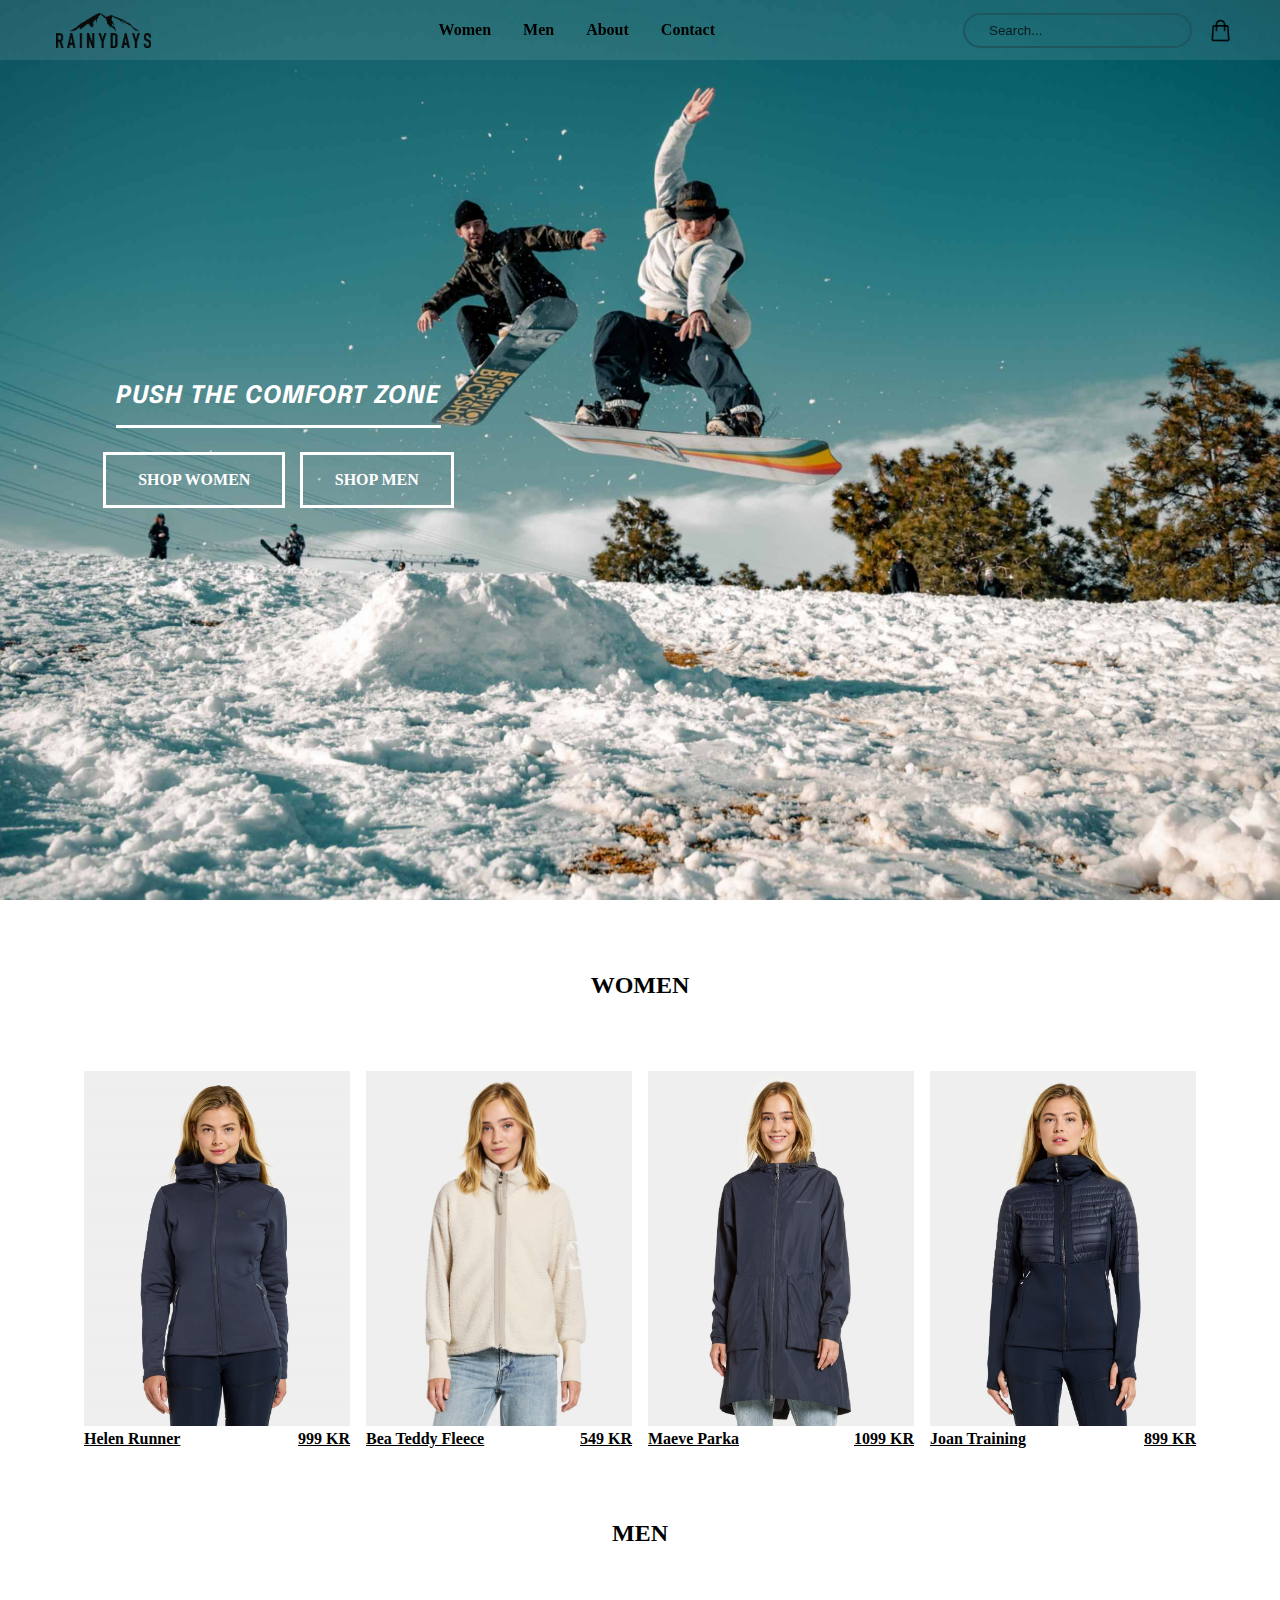
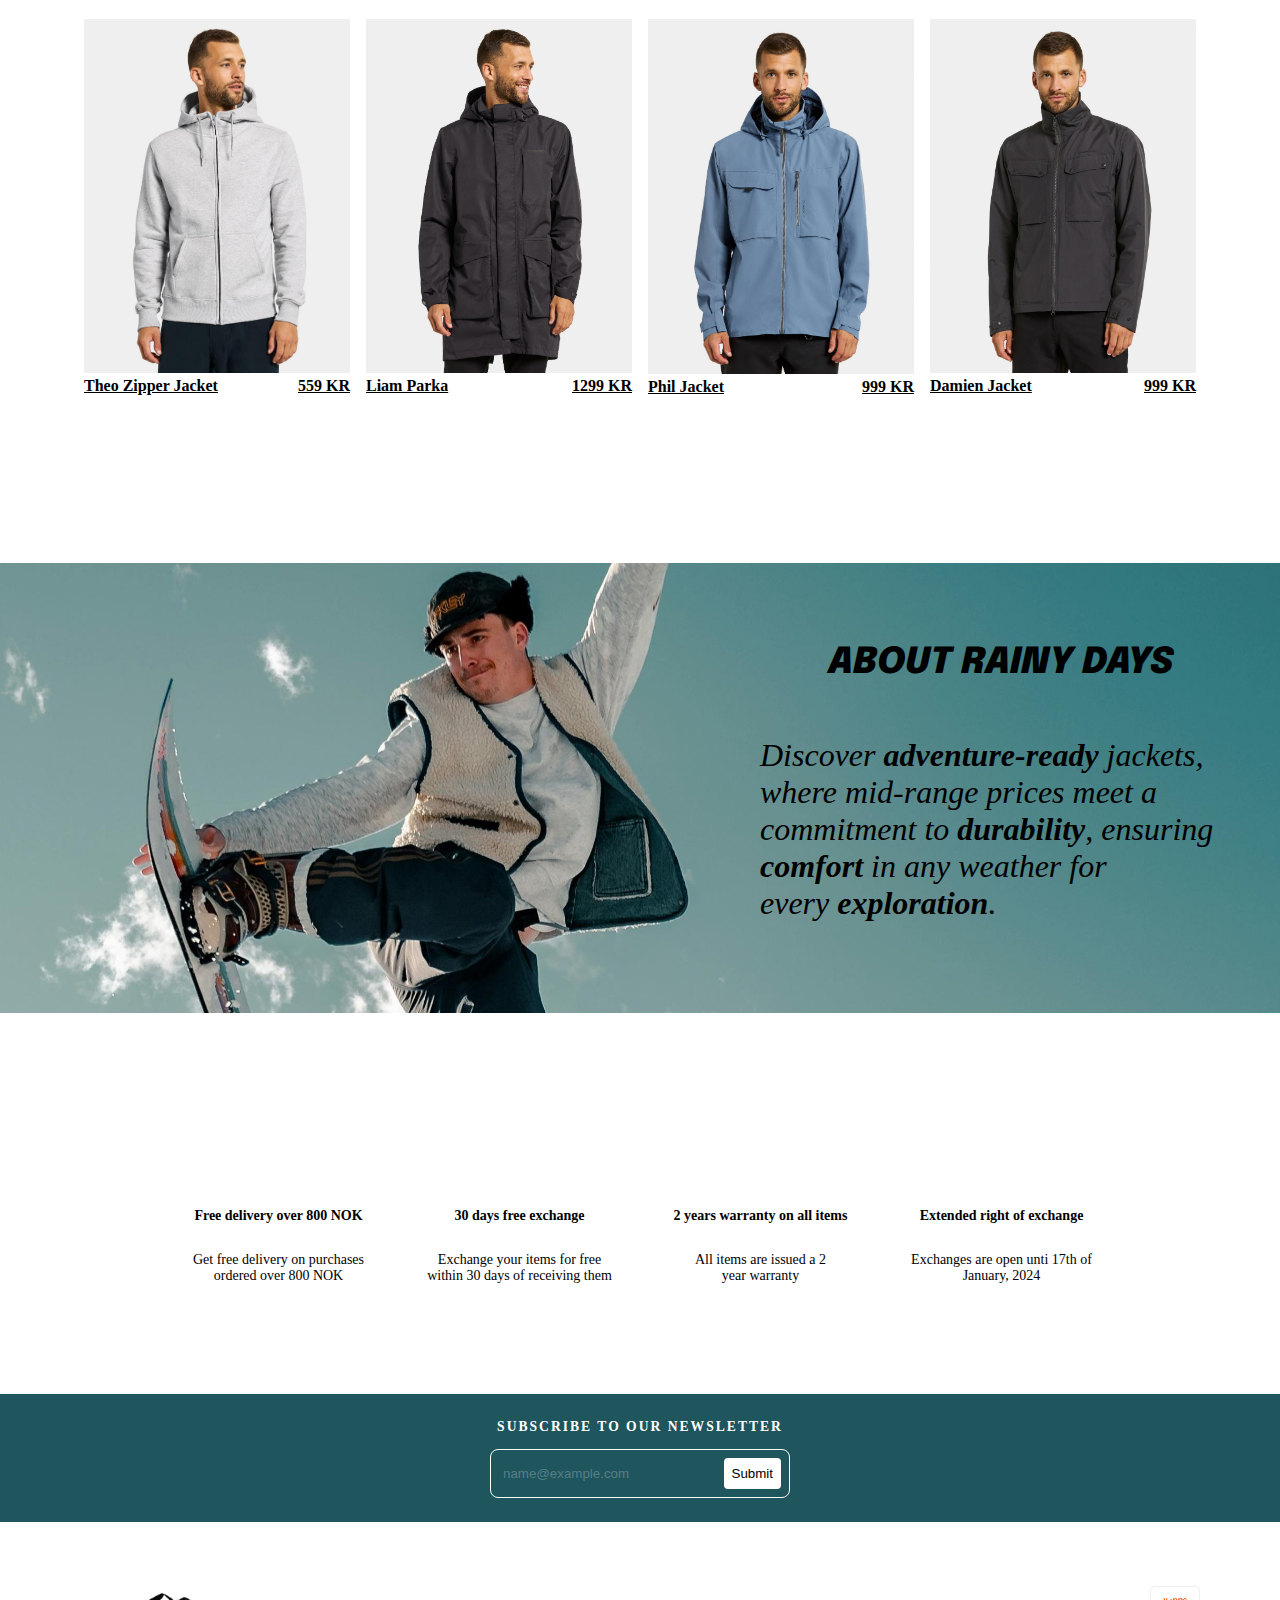
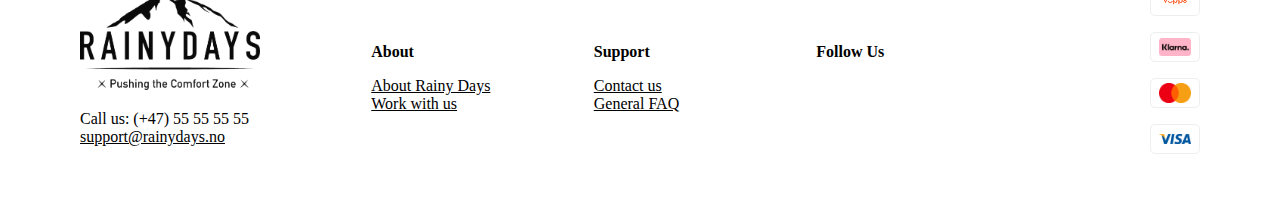
<file: index.html>
<!DOCTYPE html>
<html lang="en">
    <head>
        <meta charset="UTF-8" />
        <meta name="viewport" content="width=device-width, initial-scale=1.0" />
        <meta
            name="description"
            content="Rainy Days lets you discover adventure-ready jackets, where mid-range prices meet a commitment to durability, ensuring comfort in any weather for every exploration."
        />
        <title>Buy Quality Outdoor Apparel online | Rainy Days</title>
        <link
            rel="shortcut icon"
            href="./assets/images/favicon.ico"
            type="image/x-icon"
        />
        <link
            rel="icon"
            href="./assets/images//favicon.ico"
            type="image/x-icon"
        />
        <link rel="stylesheet" href="src/css/styles.css" />
        <link
            rel="stylesheet"
            href="https://cdnjs.cloudflare.com/ajax/libs/font-awesome/6.5.1/css/all.min.css"
            integrity="sha512-DTOQO9RWCH3ppGqcWaEA1BIZOC6xxalwEsw9c2QQeAIftl+Vegovlnee1c9QX4TctnWMn13TZye+giMm8e2LwA=="
            crossorigin="anonymous"
            referrerpolicy="no-referrer"
        />
    </head>
    <body>
        <header>
            <div class="navbar">
                <div class="logo">
                    <a href="./index.html">
                        <img
                            src="./assets/images/logo.png"
                            alt="company logo"
                        />
                    </a>
                </div>
                <nav class="navigation">
                    <ul class="navigation__links">
                        <li><a href="#women-container">Women</a></li>
                        <li><a href="#men-container">Men</a></li>
                        <li><a href="./pages/about/about.html">About</a></li>
                        <li>
                            <a href="./pages/contact/contact-us.html"
                                >Contact</a
                            >
                        </li>
                    </ul>
                </nav>
                <div class="navbar--right">
                    <div class="search">
                        <label for="searchbar">Searchbar</label>
                        <input
                            type="text"
                            id="searchbar"
                            name="searchbar"
                            placeholder="Search..."
                        />
                    </div>
                    <div class="cart">
                        <a href="./pages/checkout/checkout.html">
                            <img
                                src="./assets/images/shopping-bag.png"
                                alt="shopping cart icon"
                            />
                        </a>
                    </div>
                </div>
            </div>
        </header>
        <input type="checkbox" name="toggler" class="toggler" />
        <header class="mobile-navigation">
            <div class="mobile-logo">
                <a href="../../index.html">
                    <img
                        src="../../assets/images/logo.png"
                        alt="company logo"
                    />
                </a>
            </div>
            <nav class="menu-wrap">
                <div class="hamburger">
                    <div></div>
                </div>
                <div class="menu">
                    <div>
                        <div>
                            <ul class="navigation__links">
                                <li><a href="./index.html">Home</a></li>
                                <li><a href="#women-container">Women</a></li>
                                <li><a href="#men-container">Men</a></li>
                                <li>
                                    <a href="./pages/about/about.html">About</a>
                                </li>
                                <li>
                                    <a href="./pages/contact/contact-us.html"
                                        >Contact</a
                                    >
                                </li>
                                <li>
                                    <a href="pages/checkout/checkout.html"
                                        >Cart (0)</a
                                    >
                                </li>
                            </ul>
                        </div>
                    </div>
                </div>
            </nav>
        </header>

        <main>
            <section class="hero-container container" id="hero">
                <div class="hero-container__items container">
                    <h1>PUSH THE COMFORT ZONE</h1>
                    <span></span>
                    <div class="hero-container__buttons">
                        <a href="#women-container"> SHOP WOMEN </a>

                        <a href="#men-container"> SHOP MEN </a>
                    </div>
                </div>
            </section>
            <section class="products-container container">
                <div id="women-container" class="women-container container">
                    <h2>WOMEN</h2>
                    <div class="women-container__products">
                        <div class="women-container__products-product">
                            <a href="./pages/product-page/product.html">
                                <img
                                    src="./assets/images/women1.jpg"
                                    alt="woman showcasing a navy blue training jacket"
                                />
                                <div
                                    class="women-container__products-product__info"
                                >
                                    <div>Helen Runner</div>
                                    <div>999 KR</div>
                                </div>
                            </a>
                        </div>
                        <div class="women-container__products-product">
                            <a href="./pages/product-page/product.html">
                                <img
                                    src="./assets/images/women2.jpg"
                                    alt="woman showcasing a beige fleece jacket"
                                />
                                <div
                                    class="women-container__products-product__info"
                                >
                                    <div>Bea Teddy Fleece</div>
                                    <div>549 KR</div>
                                </div>
                            </a>
                        </div>
                        <div class="women-container__products-product">
                            <a href="./pages/product-page/product.html">
                                <img
                                    src="./assets/images/women3.jpg"
                                    alt="woman showcasing a dark blue parka jacket"
                                />
                                <div
                                    class="women-container__products-product__info"
                                >
                                    <div>Maeve Parka</div>
                                    <div>1099 KR</div>
                                </div>
                            </a>
                        </div>
                        <div class="women-container__products-product">
                            <a href="./pages/product-page/product.html">
                                <img
                                    src="./assets/images/women4.jpg"
                                    alt="woman showcasing a black and blue training jacket"
                                />
                                <div
                                    class="women-container__products-product__info"
                                >
                                    <div>Joan Training</div>
                                    <div>899 KR</div>
                                </div>
                            </a>
                        </div>
                    </div>
                </div>
                <div id="men-container" class="men-container container">
                    <h2>MEN</h2>
                    <div class="men-container__products">
                        <div class="men-container__products-product">
                            <a href="./pages/product-page/product.html">
                                <img
                                    src="./assets/images/men1.jpg"
                                    alt="man showcasing a grey zipper jacket"
                                />
                                <div
                                    class="men-container__products-product__info"
                                >
                                    <div>Theo Zipper Jacket</div>
                                    <div>559 KR</div>
                                </div>
                            </a>
                        </div>
                        <div class="men-container__products-product">
                            <a href="./pages/product-page/product.html">
                                <img
                                    src="./assets/images/men2.jpg"
                                    alt="man showcasing a black parka jacket"
                                />
                                <div
                                    class="men-container__products-product__info"
                                >
                                    <div>Liam Parka</div>
                                    <div>1299 KR</div>
                                </div>
                            </a>
                        </div>

                        <div class="men-container__products-product">
                            <a href="./pages/product-page/product.html">
                                <img
                                    src="./assets/images/men3.jpg"
                                    alt="man showcasing a blue rain jacket"
                                />
                                <div
                                    class="men-container__products-product__info"
                                >
                                    <div>Phil Jacket</div>
                                    <div>999 KR</div>
                                </div>
                            </a>
                        </div>
                        <div class="men-container__products-product">
                            <a href="./pages/product-page/product.html">
                                <img
                                    src="./assets/images/men4.jpg"
                                    alt="man showcasing a black rain jacket"
                                />
                                <div
                                    class="men-container__products-product__info"
                                >
                                    <div>Damien Jacket</div>
                                    <div>999 KR</div>
                                </div>
                            </a>
                        </div>
                    </div>
                </div>
            </section>
            <section class="about">
                <div class="about-container container">
                    <h1>About Rainy Days</h1>
                    <div class="about-container__bg container"></div>
                    <div class="about-container__text">
                        <p>
                            Discover <span>adventure-ready</span> jackets, where
                            mid-range prices meet a commitment to
                            <span>durability</span>, ensuring
                            <span>comfort</span> in any weather for every
                            <span>exploration</span>.
                        </p>
                    </div>
                </div>
                <div>
                    <div class="info-container container">
                        <div class="info-container__items">
                            <i class="fa-solid fa-truck-fast fa-3x"></i>
                            <p>Free delivery over 800 NOK</p>
                            <p>
                                Get free delivery on purchases ordered over 800
                                NOK
                            </p>
                        </div>
                        <div class="info-container__items">
                            <i class="fa-solid fa-arrows-rotate fa-3x"></i>
                            <p>30 days free exchange</p>
                            <p>
                                Exchange your items for free within 30 days of
                                receiving them
                            </p>
                        </div>
                        <div class="info-container__items">
                            <i class="fa-solid fa-2 fa-3x"></i>
                            <p>2 years warranty on all items</p>
                            <p>All items are issued a 2 year warranty</p>
                        </div>
                        <div class="info-container__items">
                            <i class="fa-solid fa-gift fa-3x"></i>
                            <p>Extended right of exchange</p>
                            <p>Exchanges are open unti 17th of January, 2024</p>
                        </div>
                    </div>
                </div>
            </section>
        </main>

        <footer class="footer-container">
            <div class="subscribe-container">
                <p>Subscribe to our newsletter</p>
                <div class="submit-container">
                    <label for="subscribe">Subscribe </label>
                    <input
                        type="search"
                        name="subscribe"
                        id="subscribe"
                        placeholder="name@example.com"
                    />

                    <button type="submit">Submit</button>
                </div>
            </div>
            <div class="footer-info-container">
                <div class="contact-info">
                    <img src="./assets/images/bigLogo.png" alt="company logo" />
                    <div>
                        <p>Call us: (+47) 55 55 55 55</p>
                        <a href="./index.html">support@rainydays.no</a>
                    </div>
                </div>
                <div class="links">
                    <div>
                        <p>About</p>
                        <a href="./pages/about/about.html">About Rainy Days</a>
                        <a href="./index.html">Work with us</a>
                    </div>
                    <div>
                        <p>Support</p>
                        <a href="./pages/contact/contact-us.html">Contact us</a>
                        <a href="./pages/contact/contact-us.html"
                            >General FAQ</a
                        >
                    </div>
                    <div class="social-media-container">
                        <p>Follow Us</p>
                        <div>
                            <a href="https://facebook.com"
                                ><i class="fa-brands fa-facebook fa-lg"></i
                            ></a>
                            <a href="https://instagram.com"
                                ><i class="fa-brands fa-instagram fa-xl"></i
                            ></a>
                            <a href="https://x.com"
                                ><i class="fa-brands fa-x-twitter fa-lg"></i
                            ></a>
                        </div>
                    </div>
                </div>
                <div class="payment">
                    <div>
                        <img
                            id="vipps"
                            src="./assets/images/vipps_logo_rgb.png"
                            alt="vipps logo"
                        />
                    </div>
                    <div>
                        <img
                            id="klarna"
                            src="./assets/images/2560px-Klarna_Payment_Badge.svg.png"
                            alt="klarna logo"
                        />
                    </div>
                    <div>
                        <img
                            id="mastercard"
                            src="./assets/images/Mastercard_2019_logo.svg.png"
                            alt="mastercard logo"
                        />
                    </div>
                    <div>
                        <img
                            id="visa"
                            src="./assets/images/Visa_Inc._logo.svg.webp"
                            alt="visa logo"
                        />
                    </div>
                </div>
            </div>
        </footer>
    </body>
</html>
</file>
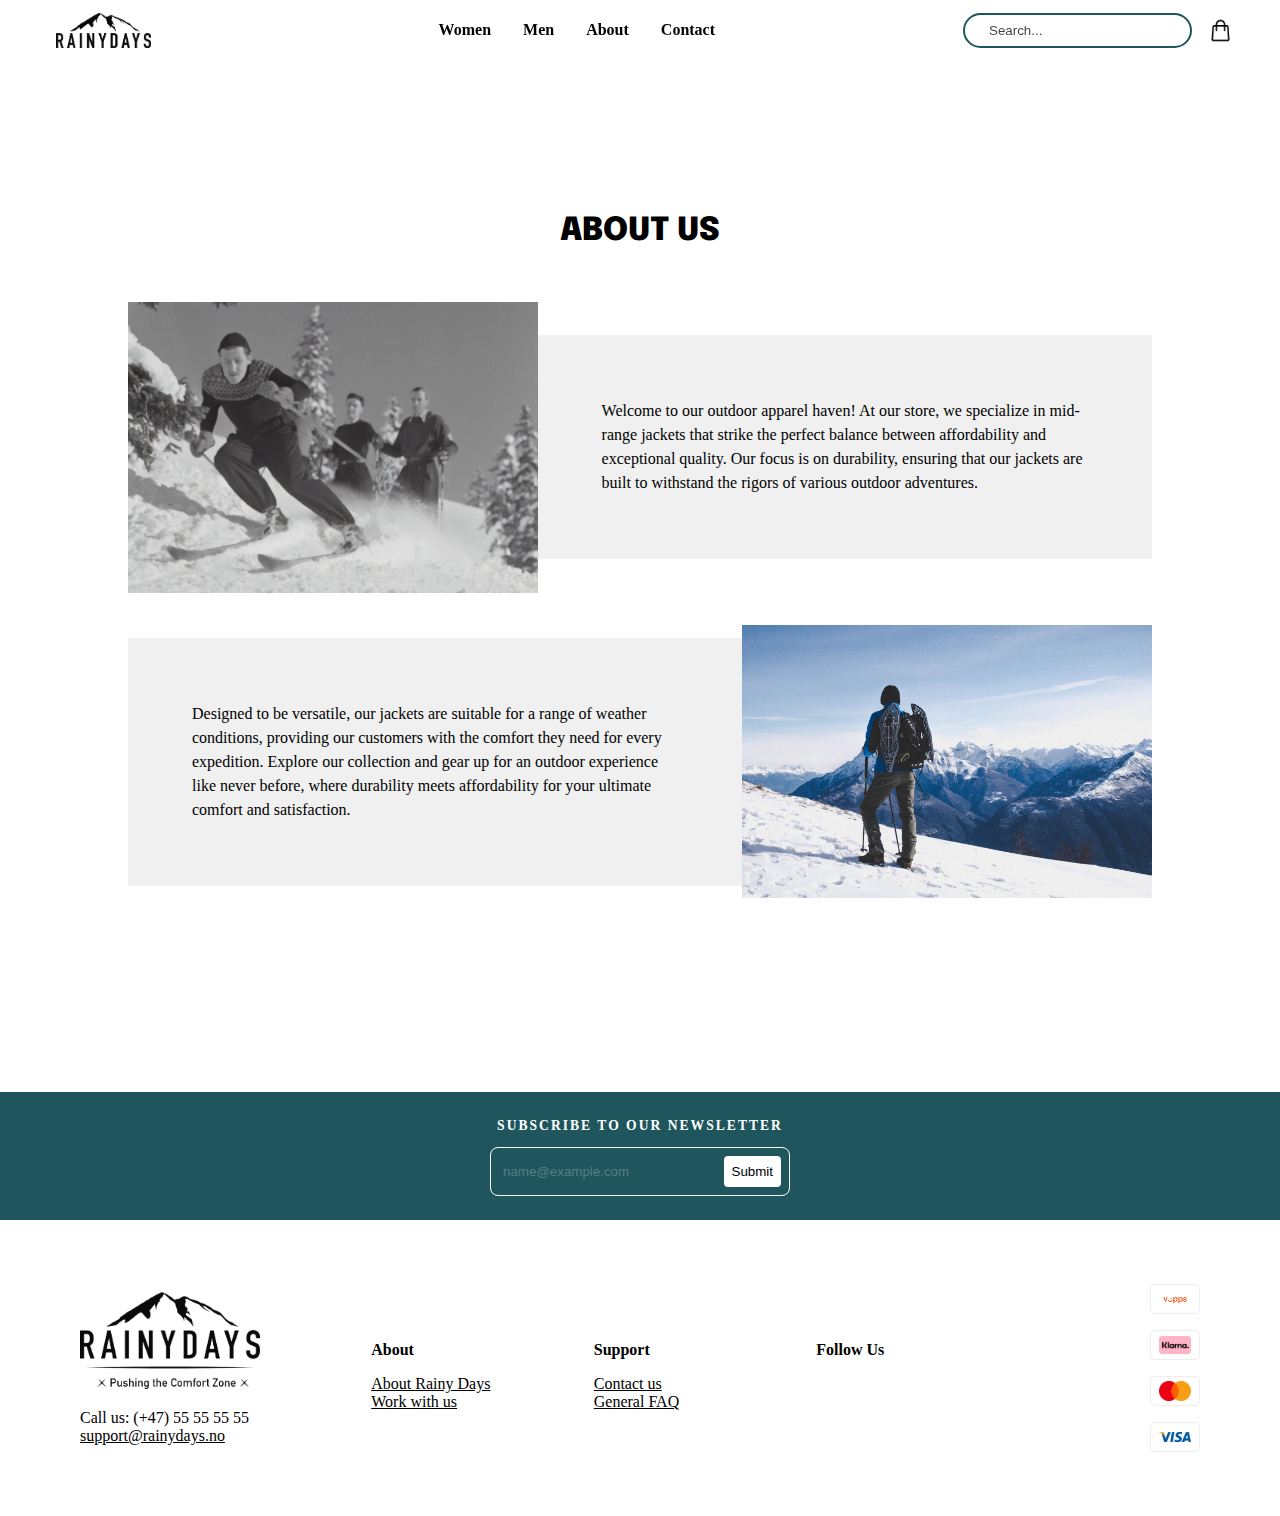
<file: pages/about/about.html>
<!DOCTYPE html>
<html lang="en">
    <head>
        <meta charset="UTF-8" />
        <meta name="viewport" content="width=device-width, initial-scale=1.0" />
        <meta
            name="description"
            content="Explore our about page to learn about our brand's rich history and commitment to quality."
        />
        <title>About | Rainy Days</title>
        <link
            rel="shortcut icon"
            href="../../assets/images/favicon.ico"
            type="image/x-icon"
        />
        <link
            rel="icon"
            href="../../assets/images//favicon.ico"
            type="image/x-icon"
        />
        <link
            rel="stylesheet"
            href="https://cdnjs.cloudflare.com/ajax/libs/font-awesome/6.5.1/css/all.min.css"
            integrity="sha512-DTOQO9RWCH3ppGqcWaEA1BIZOC6xxalwEsw9c2QQeAIftl+Vegovlnee1c9QX4TctnWMn13TZye+giMm8e2LwA=="
            crossorigin="anonymous"
            referrerpolicy="no-referrer"
        />
        <link rel="stylesheet" href="./about.css" />
    </head>
    <body>
        <header>
            <div class="navbar">
                <div class="logo">
                    <a href="../../index.html">
                        <img
                            src="../../assets/images/logo.png"
                            alt="company logo"
                        />
                    </a>
                </div>
                <nav class="navigation">
                    <ul class="navigation__links">
                        <li>
                            <a href="../../index.html#womens-container"
                                >Women</a
                            >
                        </li>
                        <li>
                            <a href="../../index.html#mens-container">Men</a>
                        </li>
                        <li><a href="../about/about.html">About</a></li>
                        <li>
                            <a href="../contact/contact-us.html">Contact</a>
                        </li>
                    </ul>
                </nav>
                <div class="navbar--right">
                    <div class="search">
                        <label for="searchbar">Searchbar</label>
                        <input
                            type="text"
                            id="searchbar"
                            name="searchbar"
                            placeholder="Search..."
                        />
                    </div>
                    <div class="cart">
                        <a href="../checkout/checkout.html">
                            <img
                                src="../../assets/images/shopping-bag.png"
                                alt="shopping cart icon"
                            />
                        </a>
                    </div>
                </div>
            </div>
        </header>
        <input type="checkbox" name="toggler" class="toggler" />
        <header class="mobile-navigation">
            <div class="mobile-logo">
                <a href="../../index.html">
                    <img
                        src="../../assets/images/logo.png"
                        alt="company logo"
                    />
                </a>
            </div>
            <nav class="menu-wrap">
                <div class="hamburger">
                    <div></div>
                </div>
                <div class="menu">
                    <div>
                        <div>
                            <ul class="navigation__links">
                                <li><a href="../../index.html">Home</a></li>
                                <li>
                                    <a href="../../index.html#womens-container"
                                        >Women</a
                                    >
                                </li>
                                <li>
                                    <a href="../../index.html#mens-container"
                                        >Men</a
                                    >
                                </li>
                                <li><a href="../about/about.html">About</a></li>
                                <li>
                                    <a href="../contact/contact-us.html"
                                        >Contact</a
                                    >
                                </li>
                                <li>
                                    <a href="../checkout/checkout.html"
                                        >Cart (0)</a
                                    >
                                </li>
                            </ul>
                        </div>
                    </div>
                </div>
            </nav>
        </header>

        <main id="about-us-page">
            <div class="about-us-container container">
                <h1>ABOUT US</h1>
                <div class="about-us__content-container container">
                    <img
                        src="./images/skiing.jpg"
                        alt="old photo of men skiing"
                    />
                    <div class="text-container">
                        Welcome to our outdoor apparel haven! At our store, we
                        specialize in mid-range jackets that strike the perfect
                        balance between affordability and exceptional quality.
                        Our focus is on durability, ensuring that our jackets
                        are built to withstand the rigors of various outdoor
                        adventures.
                    </div>
                </div>
                <div class="about-us__content-container container reverse">
                    <img
                        src="./images/skiingview.jpg"
                        alt="skiing man enjoying the view"
                    />
                    <div class="text-container">
                        Designed to be versatile, our jackets are suitable for a
                        range of weather conditions, providing our customers
                        with the comfort they need for every expedition. Explore
                        our collection and gear up for an outdoor experience
                        like never before, where durability meets affordability
                        for your ultimate comfort and satisfaction.
                    </div>
                </div>
            </div>
        </main>

        <footer class="footer-container">
            <div class="subscribe-container">
                <p>Subscribe to our newsletter</p>
                <div class="submit-container">
                    <input
                        type="search"
                        placeholder="name@example.com"
                        id="search"
                        name="subscribe"
                    />
                    <button type="submit">Submit</button>
                </div>
            </div>
            <div class="footer-info-container">
                <div class="contact-info">
                    <img
                        src="../../assets/images/bigLogo.png"
                        alt="company logo"
                    />
                    <p>Call us: (+47) 55 55 55 55</p>
                    <a
                        title="This e-mail is a fake for demonstration."
                        href="mailto:support@rainydays.no"
                        >support@rainydays.no</a
                    >
                </div>
                <div class="links">
                    <div>
                        <p>About</p>
                        <a href="../about/about.html">About Rainy Days</a>
                        <a href="../../index.html">Work with us</a>
                    </div>
                    <div>
                        <p>Support</p>
                        <a href="../contact/contact-us.html">Contact us</a>
                        <a href="../contact/contact-us.html">General FAQ</a>
                    </div>
                    <div class="social-media-container">
                        <p>Follow Us</p>
                        <div>
                            <a href="https://facebook.com"
                                ><i class="fa-brands fa-facebook fa-lg"></i
                            ></a>
                            <a href="https://instagram.com"
                                ><i class="fa-brands fa-instagram fa-xl"></i
                            ></a>
                            <a href="https://x.com"
                                ><i class="fa-brands fa-x-twitter fa-lg"></i
                            ></a>
                        </div>
                    </div>
                </div>
                <div class="payment">
                    <div>
                        <img
                            id="vipps"
                            src="../../assets/images/vipps_logo_rgb.png"
                            alt="vipps logo"
                        />
                    </div>
                    <div>
                        <img
                            id="klarna"
                            src="../../assets/images/2560px-Klarna_Payment_Badge.svg.png"
                            alt="klarna logo"
                        />
                    </div>
                    <div>
                        <img
                            id="mastercard"
                            src="../../assets/images/Mastercard_2019_logo.svg.png"
                            alt="mastercard logo"
                        />
                    </div>
                    <div>
                        <img
                            id="visa"
                            src="../../assets/images/Visa_Inc._logo.svg.webp"
                            alt="visa logo"
                        />
                    </div>
                </div>
            </div>
        </footer>
    </body>
</html>
</file>
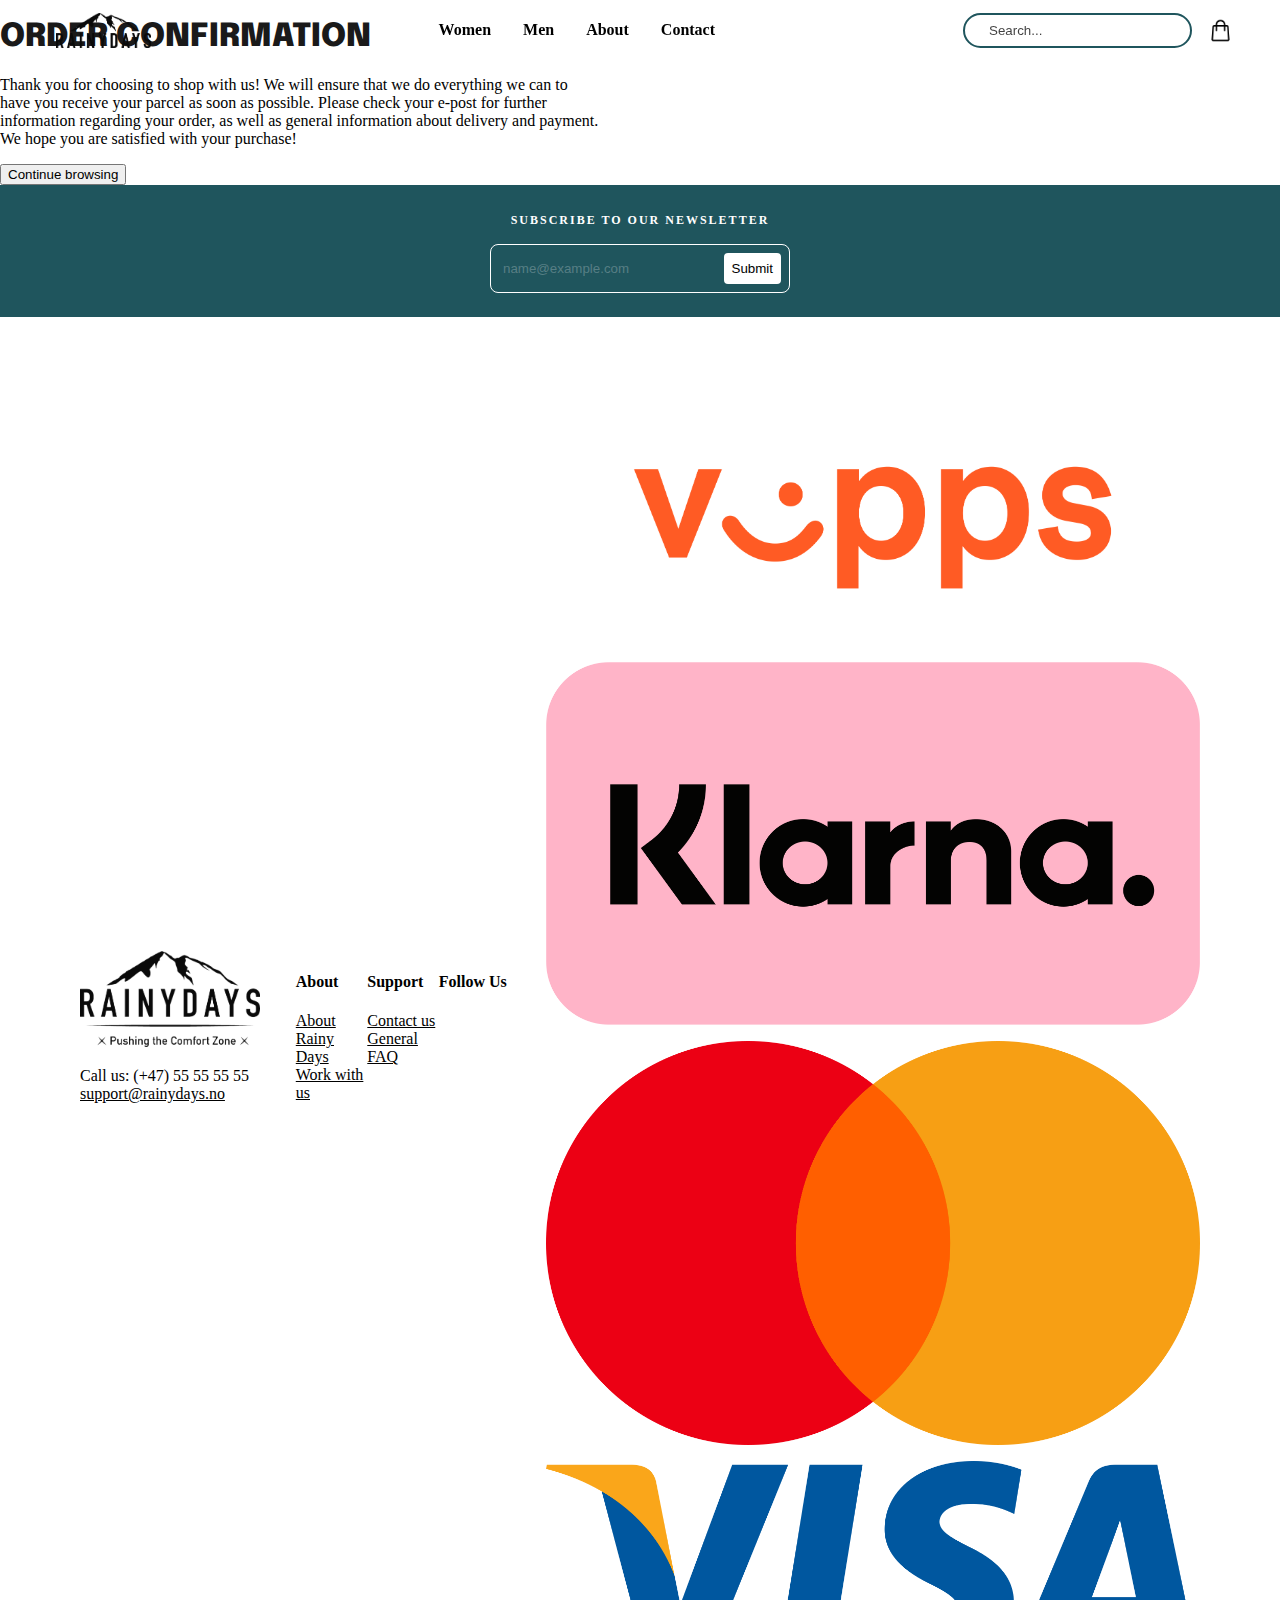
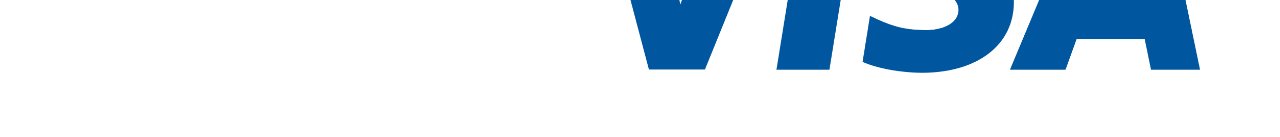
<file: pages/checkout success/checkout-success.html>
<!DOCTYPE html>
<html lang="en">
    <head>
        <meta charset="UTF-8" />
        <meta name="viewport" content="width=device-width, initial-scale=1.0" />
        <meta
            name="description"
            content="Checkout Success - We hope you are happy with your purchase! Forgot something? Checkout our sale at RainyDays.no"
        />
        <title>Checkout Success | Rainy Days</title>
        <link
            rel="shortcut icon"
            href="../../assets/images/favicon.ico"
            type="image/x-icon"
        />
        <link
            rel="icon"
            href="../../assets/images//favicon.ico"
            type="image/x-icon"
        />
        <link
            rel="stylesheet"
            href="https://cdnjs.cloudflare.com/ajax/libs/font-awesome/6.5.1/css/all.min.css"
            integrity="sha512-DTOQO9RWCH3ppGqcWaEA1BIZOC6xxalwEsw9c2QQeAIftl+Vegovlnee1c9QX4TctnWMn13TZye+giMm8e2LwA=="
            crossorigin="anonymous"
            referrerpolicy="no-referrer"
        />
        <link rel="stylesheet" href="../../src/css/styles.css" />
    </head>
    <body>
        <header>
            
            <div class="navbar">
                <div class="logo">
                    <a href="../../index.html">
                        <img src="../../assets/images/logo.png" alt="company logo" />
                    </a>
                </div>
                <nav class="navigation">
                    <ul class="navigation__links">
                        <li><a href="../../index.html#womens-container">Women</a></li>
                        <li><a href="../../index.html#mens-container">Men</a></li>
                        <li><a href="../about/about.html">About</a></li>
                        <li><a href="../contact/contact-us.html">Contact</a></li>
                    </ul>
                </nav>
                <div class="navbar--right">
                    <div class="search">
                        <input type="text" placeholder="Search..." />
                    </div>
                    <div class="cart">
                        <a href="../checkout/checkout.html">
                            <img
                                src="../../assets/images/shopping-bag.png"
                                alt="shopping cart icon"
                            />
                        </a>
                    </div>
                </div>
            </div>
        </header>
        <input type="checkbox" class="toggler" />
        <header class="mobile-navigation">
            <nav class="menu-wrap">
                <div class="hamburger">
                    <div></div>
                </div>
                <div class="menu">
                    <div>
                        <div>
                            <ul class="navigation__links">
                                <li><a href="../../index.html#womens-container">Women</a></li>
                                <li><a href="../../index.html#mens-container">Men</a></li>
                                <li><a href="../about/about.html">About</a></li>
                                <li><a href="../contact/contact-us.html">Contact</a></li>
                            </ul>
                        </div>
                    </div>
                </div>
            </nav>
        </header>

        <main id="checkout-success-page">
            <div class="checkout-success__content">
                <i class="fa-solid fa-truck-fast fa-3x"></i>
                <h1>Order confirmation</h1>
                <p>
                    Thank you for choosing to shop with us! We will ensure that we do everything we can to have you receive your parcel as soon as possible. Please check your e-post for further information regarding your order, as well as general information about delivery and payment. We hope you are satisfied with your purchase!
                </p>
                <a href="../../index.html">
                    <button >Continue browsing</button>
                </a>
            </div>
        </main>

        <footer class="footer-container">
            <div class="subscribe-container">
                <h4>Subscribe to our newsletter</h4>
                <div class="submit-container">
                    <input type="search" placeholder="name@example.com" id="search">
                    <button type="submit">Submit</button>
                </div>
            </div>
            <div class="footer-info-container">
                <div class="contact-info">
                    <img src="../../assets/images/bigLogo.png" alt="company logo">
                        <p>Call us: (+47) 55 55 55 55</p>
                        <a title="This e-mail is a fake for demonstration." href="mailto:support@rainydays.no">support@rainydays.no</a>
                    
                </div>
                <div class="links">
                    <div>
                        <h4>
                            About
                        </h4>
                        <a href="../about/about.html">About Rainy Days</a>
                        <a href="../../index.html">Work with us</a>
                    </div>
                    <div>
                        <h4>
                            Support
                        </h4>
                        <a href="../contact/contact-us.html">Contact us</a>
                        <a href="../contact/contact-us.html">General FAQ</a>
                    </div>
                    <div class="social-media-container">
                        <h4>
                            Follow Us
                        </h4>
                        <a href=""><i class="fa-brands fa-facebook"></i></a>
                        <a href=""><i class="fa-brands fa-instagram"></i></a>
                        <a href=""><i class="fa-brands fa-x-twitter"></i></i></a>
                    </div>
                </div>
                <div class="payment">
                    <img id="vipps" src="../../assets/images/vipps_logo_rgb.png" alt="vipps logo">
                    <img id="klarna" src="../../assets/images/2560px-Klarna_Payment_Badge.svg.png" alt="klarna logo">
                    <img id="mastercard" src="../../assets/images/Mastercard_2019_logo.svg.png" alt="mastercard logo">
                    <img id="visa" src="../../assets/images/Visa_Inc._logo.svg.webp" alt="visa logo">
                </div>
            </div>
        </footer>
    </body>
</html>
</file>
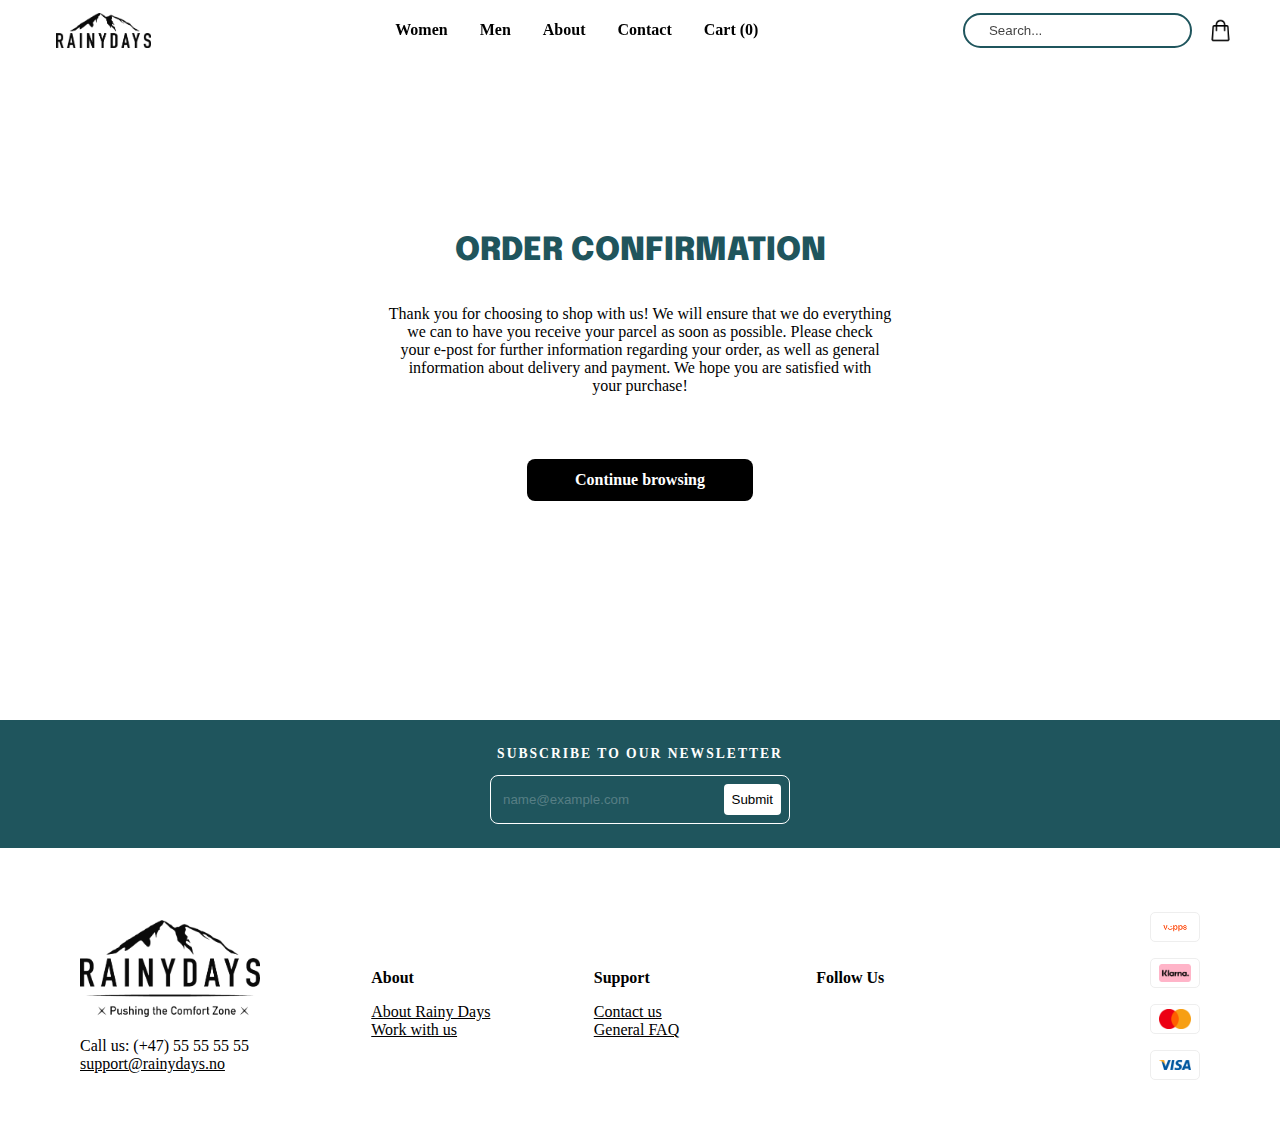
<file: pages/checkout-success/checkout-success.html>
<!DOCTYPE html>
<html lang="en">
    <head>
        <meta charset="UTF-8" />
        <meta name="viewport" content="width=device-width, initial-scale=1.0" />
        <meta
            name="description"
            content="Checkout Success - We hope you are happy with your purchase! Forgot something? Checkout our sale at RainyDays.no"
        />
        <title>Checkout Success | Rainy Days</title>
        <link
            rel="shortcut icon"
            href="../../assets/images/favicon.ico"
            type="image/x-icon"
        />
        <link
            rel="icon"
            href="../../assets/images//favicon.ico"
            type="image/x-icon"
        />
        <link
            rel="stylesheet"
            href="https://cdnjs.cloudflare.com/ajax/libs/font-awesome/6.5.1/css/all.min.css"
            integrity="sha512-DTOQO9RWCH3ppGqcWaEA1BIZOC6xxalwEsw9c2QQeAIftl+Vegovlnee1c9QX4TctnWMn13TZye+giMm8e2LwA=="
            crossorigin="anonymous"
            referrerpolicy="no-referrer"
        />
        <link rel="stylesheet" href="./checkout-success.css" />
    </head>
    <body>
        <header>
            <div class="navbar">
                <div class="logo">
                    <a href="../../index.html">
                        <img
                            src="../../assets/images/logo.png"
                            alt="company logo"
                        />
                    </a>
                </div>
                <nav class="navigation">
                    <ul class="navigation__links">
                        <li>
                            <a href="../../index.html#womens-container"
                                >Women</a
                            >
                        </li>
                        <li>
                            <a href="../../index.html#mens-container">Men</a>
                        </li>
                        <li><a href="../about/about.html">About</a></li>
                        <li>
                            <a href="../contact/contact-us.html">Contact</a>
                        </li>
                        <li>
                            <a href="../checkout/checkout.html">Cart (0)</a>
                        </li>
                    </ul>
                </nav>
                <div class="navbar--right">
                    <div class="search">
                        <input type="text" placeholder="Search..." />
                    </div>
                    <div class="cart">
                        <a href="../checkout/checkout.html">
                            <img
                                src="../../assets/images/shopping-bag.png"
                                alt="shopping cart icon"
                            />
                        </a>
                    </div>
                </div>
            </div>
        </header>
        <input type="checkbox" name="toggler" class="toggler" />
        <header class="mobile-navigation">
            <div class="mobile-logo">
                <a href="../../index.html">
                    <img
                        src="../../assets/images/logo.png"
                        alt="company logo"
                    />
                </a>
            </div>
            <nav class="menu-wrap">
                <div class="hamburger">
                    <div></div>
                </div>
                <div class="menu">
                    <div>
                        <div>
                            <ul class="navigation__links">
                                <li><a href="../../index.html">Home</a></li>
                                <li>
                                    <a href="../../index.html#womens-container"
                                        >Women</a
                                    >
                                </li>
                                <li>
                                    <a href="../../index.html#mens-container"
                                        >Men</a
                                    >
                                </li>
                                <li><a href="../about/about.html">About</a></li>
                                <li>
                                    <a href="../contact/contact-us.html"
                                        >Contact</a
                                    >
                                </li>
                                <li>
                                    <a href="../checkout/checkout.html"
                                        >Cart (0)</a
                                    >
                                </li>
                            </ul>
                        </div>
                    </div>
                </div>
            </nav>
        </header>

        <main
            id="checkout-success-page"
            class="checkout-success-container container"
        >
            <div class="checkout-success__content container">
                <i class="fa-solid fa-truck-fast fa-3x"></i>
                <h1>Order confirmation</h1>
                <p>
                    Thank you for choosing to shop with us! We will ensure that
                    we do everything we can to have you receive your parcel as
                    soon as possible. Please check your e-post for further
                    information regarding your order, as well as general
                    information about delivery and payment. We hope you are
                    satisfied with your purchase!
                </p>
                <a href="../../index.html"> Continue browsing </a>
            </div>
        </main>

        <footer class="footer-container">
            <div class="subscribe-container">
                <p>Subscribe to our newsletter</p>
                <div class="submit-container">
                    <input
                        type="search"
                        placeholder="name@example.com"
                        id="search"
                        name="subscribe"
                    />
                    <button type="submit">Submit</button>
                </div>
            </div>
            <div class="footer-info-container">
                <div class="contact-info">
                    <img
                        src="../../assets/images/bigLogo.png"
                        alt="company logo"
                    />
                    <p>Call us: (+47) 55 55 55 55</p>
                    <a
                        title="This e-mail is a fake for demonstration."
                        href="mailto:support@rainydays.no"
                        >support@rainydays.no</a
                    >
                </div>
                <div class="links">
                    <div>
                        <p>About</p>
                        <a href="../about/about.html">About Rainy Days</a>
                        <a href="../../index.html">Work with us</a>
                    </div>
                    <div>
                        <p>Support</p>
                        <a href="../contact/contact-us.html">Contact us</a>
                        <a href="../contact/contact-us.html">General FAQ</a>
                    </div>
                    <div class="social-media-container">
                        <p>Follow Us</p>
                        <div>
                            <a href="https://facebook.com"
                                ><i class="fa-brands fa-facebook fa-lg"></i>
                            </a>
                            <a href="https://instagram.com"
                                ><i class="fa-brands fa-instagram fa-xl"></i>
                            </a>
                            <a href="https://x.com"
                                ><i class="fa-brands fa-x-twitter fa-lg"></i>
                            </a>
                        </div>
                    </div>
                </div>
                <div class="payment">
                    <div>
                        <img
                            id="vipps"
                            src="../../assets/images/vipps_logo_rgb.png"
                            alt="vipps logo"
                        />
                    </div>
                    <div>
                        <img
                            id="klarna"
                            src="../../assets/images/2560px-Klarna_Payment_Badge.svg.png"
                            alt="klarna logo"
                        />
                    </div>
                    <div>
                        <img
                            id="mastercard"
                            src="../../assets/images/Mastercard_2019_logo.svg.png"
                            alt="mastercard logo"
                        />
                    </div>
                    <div>
                        <img
                            id="visa"
                            src="../../assets/images/Visa_Inc._logo.svg.webp"
                            alt="visa logo"
                        />
                    </div>
                </div>
            </div>
        </footer>
    </body>
</html>
</file>
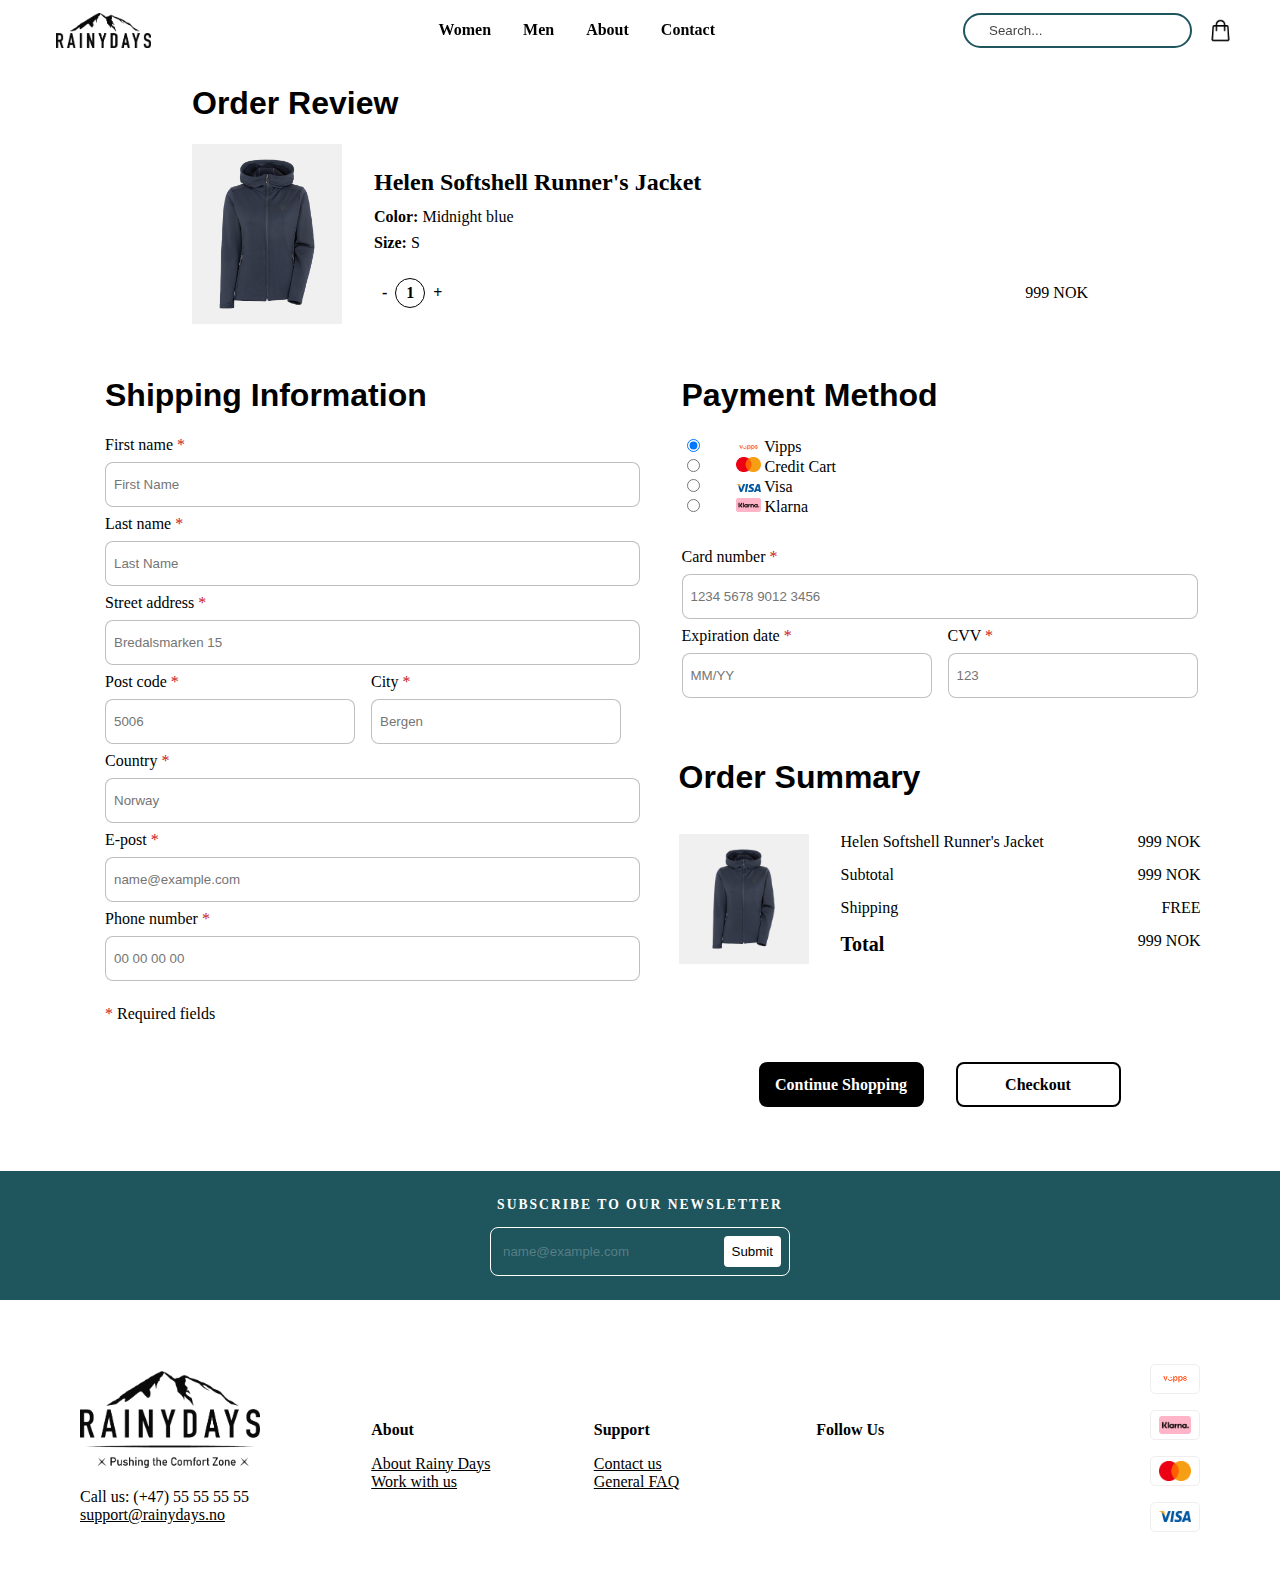
<file: pages/checkout/checkout.html>
<!DOCTYPE html>
<html lang="en">
    <head>
        <meta charset="UTF-8" />
        <meta name="viewport" content="width=device-width, initial-scale=1.0" />
        <meta name="description" content="Checkout - RainyDays.no" />
        <title>Checkout | Rainy Days</title>
        <link
            rel="shortcut icon"
            href="../../assets/images/favicon.ico"
            type="image/x-icon"
        />
        <link
            rel="icon"
            href="../../assets/images//favicon.ico"
            type="image/x-icon"
        />
        <link rel="stylesheet" href="./checkout.css" />
        <link
            rel="stylesheet"
            href="https://cdnjs.cloudflare.com/ajax/libs/font-awesome/6.5.1/css/all.min.css"
            integrity="sha512-DTOQO9RWCH3ppGqcWaEA1BIZOC6xxalwEsw9c2QQeAIftl+Vegovlnee1c9QX4TctnWMn13TZye+giMm8e2LwA=="
            crossorigin="anonymous"
            referrerpolicy="no-referrer"
        />
    </head>
    <body>
        <header>
            <div class="navbar">
                <div class="logo">
                    <a href="../../index.html">
                        <img
                            src="../../assets/images/logo.png"
                            alt="company logo"
                        />
                    </a>
                </div>
                <nav class="navigation">
                    <ul class="navigation__links">
                        <li>
                            <a href="../../index.html#womens-container"
                                >Women</a
                            >
                        </li>
                        <li>
                            <a href="../../index.html#mens-container">Men</a>
                        </li>
                        <li><a href="../about/about.html">About</a></li>
                        <li>
                            <a href="../contact/contact-us.html">Contact</a>
                        </li>
                    </ul>
                </nav>
                <div class="navbar--right">
                    <div class="search">
                        <input type="text" placeholder="Search..." />
                    </div>
                    <div class="cart">
                        <a href="../checkout/checkout.html">
                            <img
                                src="../../assets/images/shopping-bag.png"
                                alt="shopping cart icon"
                            />
                        </a>
                    </div>
                </div>
            </div>
        </header>
        <input type="checkbox" name="toggler" class="toggler" />
        <header class="mobile-navigation">
            <div class="mobile-logo">
                <a href="../../index.html">
                    <img
                        src="../../assets/images/logo.png"
                        alt="company logo"
                    />
                </a>
            </div>
            <nav class="menu-wrap">
                <div class="hamburger">
                    <div></div>
                </div>
                <div class="menu">
                    <div>
                        <div>
                            <ul class="navigation__links">
                                <li><a href="../../index.html">Home</a></li>
                                <li>
                                    <a href="../../index.html#womens-container"
                                        >Women</a
                                    >
                                </li>
                                <li>
                                    <a href="../../index.html#mens-container"
                                        >Men</a
                                    >
                                </li>
                                <li><a href="../about/about.html">About</a></li>
                                <li>
                                    <a href="../contact/contact-us.html"
                                        >Contact</a
                                    >
                                </li>
                                <li>
                                    <a href="../checkout/checkout.html"
                                        >Cart (0)</a
                                    >
                                </li>
                            </ul>
                        </div>
                    </div>
                </div>
            </nav>
        </header>

        <main id="checkout-page" class="checkout-page-container container">
            <div class="checkout-page__top-container">
                <h1>Order Review</h1>
                <div class="order-review-container container">
                    <div class="order-review__order-image">
                        <img
                            src="./images/jacket.png"
                            alt="dark blue rain jacket"
                        />
                    </div>
                    <div class="order-review__order-info">
                        <div>
                            <div class="order-review__order-info__top">
                                <h2>Helen Softshell Runner's Jacket</h2>
                                <p><span>Color:</span> Midnight blue</p>
                                <p><span>Size:</span> S</p>
                            </div>
                            <div class="order-review__order-info__bottom">
                                <div class="select-amount">
                                    <p>-</p>
                                    <p>1</p>
                                    <p>+</p>
                                </div>

                                <div>
                                    <i class="fa-solid fa-trash-can"></i>
                                    <p>999 NOK</p>
                                </div>
                            </div>
                        </div>
                    </div>
                </div>
            </div>

            <div class="checkout-page__bottom-container">
                <div class="shipping-info-container">
                    <h1>Shipping Information</h1>
                    <form>
                        <label for="firstname">First name <span>*</span></label>
                        <br />
                        <input
                            type="text"
                            name="firstname"
                            id="firstname"
                            placeholder="First Name"
                            required
                        /><br />
                        <label for="lastname">Last name <span>*</span></label>
                        <br />
                        <input
                            type="text"
                            name="lastname"
                            id="lastname"
                            placeholder="Last Name"
                            required
                        /><br />
                        <label for="address"
                            >Street address <span>*</span></label
                        >
                        <br />
                        <input
                            type="text"
                            name="address"
                            id="address"
                            placeholder="Bredalsmarken 15"
                            required
                        />
                        <div>
                            <div>
                                <label for="postcode"
                                    >Post code <span>*</span></label
                                >
                                <input
                                    type="text"
                                    name="postcode"
                                    id="postcode"
                                    placeholder="5006"
                                    required
                                /><br />
                            </div>
                            <div>
                                <label for="city">City <span>*</span></label>
                                <input
                                    type="text"
                                    name="city"
                                    id="city"
                                    placeholder="Bergen"
                                    required
                                /><br />
                            </div>
                        </div>
                        <label for="country">Country <span>*</span></label>
                        <br />
                        <input
                            type="text"
                            name="country"
                            id="country"
                            placeholder="Norway"
                            required
                        /><br />
                        <label for="email">E-post <span>*</span></label> <br />
                        <input
                            type="email"
                            name="email"
                            id="email"
                            placeholder="name@example.com"
                            required
                        /><br />
                        <label for="number">Phone number <span>*</span></label>
                        <br />
                        <input
                            type="number"
                            name="number"
                            id="number"
                            placeholder="00 00 00 00"
                            required
                        /><br />
                    </form>
                    <p><span>*</span> Required fields</p>
                </div>
                <div class="checkout-page__bottom-container_right container">
                    <div class="payment-method-container">
                        <h1>Payment Method</h1>
                        <div class="payment-method__content-container">
                            <form class="payment-method-select">
                                <input
                                    type="radio"
                                    name="option"
                                    id="option-vipps"
                                    value="vipps"
                                    checked
                                />
                                <label for="option-vipps">
                                    <img
                                        src="./images/vipps_logo_rgb.png"
                                        alt=""
                                    />
                                    Vipps </label
                                ><br />
                                <input
                                    type="radio"
                                    name="option"
                                    id="option-credit"
                                    value="credit"
                                />
                                <label for="option-credit">
                                    <img
                                        src="./images/Mastercard_2019_logo.svg.png"
                                        alt=""
                                    />
                                    Credit Cart </label
                                ><br />
                                <input
                                    type="radio"
                                    name="option"
                                    id="option-visa"
                                    value="visa"
                                />
                                <label for="option-visa">
                                    <img
                                        src="./images/Visa_Inc._logo.svg.webp"
                                        alt=""
                                    />
                                    Visa </label
                                ><br />
                                <input
                                    type="radio"
                                    name="option"
                                    id="option-klarna"
                                    value="klarna"
                                />
                                <label for="option-klarna">
                                    <img
                                        src="./images/2560px-Klarna_Payment_Badge.svg.png"
                                        alt=""
                                    />
                                    Klarna
                                </label>
                            </form>
                            <form class="credit-card-info">
                                <label for="cardnumber"
                                    >Card number <span>*</span></label
                                >
                                <br />
                                <input
                                    type="text"
                                    name="cardnumber"
                                    id="cardnumber"
                                    placeholder="1234 5678 9012 3456"
                                    required
                                /><br />
                                <div>
                                    <div>
                                        <label for="expirationdate"
                                            >Expiration date
                                            <span>*</span></label
                                        >
                                        <br />
                                        <input
                                            type="text"
                                            name="expirationdate"
                                            id="expirationdate"
                                            placeholder="MM/YY"
                                            required
                                        />
                                    </div>
                                    <div>
                                        <label for="cvv"
                                            >CVV <span>*</span></label
                                        >
                                        <br />
                                        <input
                                            type="text"
                                            name="cvv"
                                            id="cvv"
                                            placeholder="123"
                                            required
                                        /><br />
                                    </div>
                                </div>
                            </form>
                        </div>
                    </div>
                    <div class="order-summary-container container">
                        <h1>Order Summary</h1>
                        <div class="order-summary__content-container">
                            <div class="order-summary-container__img">
                                <img
                                    src="./images/jacket.png"
                                    alt="dark blue rain jacket"
                                />
                            </div>
                            <div class="order-summary__info">
                                <div>
                                    <p>Helen Softshell Runner's Jacket</p>
                                    <p>999 NOK</p>
                                </div>
                                <div>
                                    <p>Subtotal</p>
                                    <p>999 NOK</p>
                                </div>
                                <div>
                                    <p>Shipping</p>
                                    <p>FREE</p>
                                </div>
                                <div>
                                    <span>Total</span>
                                    <p>999 NOK</p>
                                </div>
                            </div>
                        </div>
                    </div>

                    <div class="button-container">
                        <a href="../../index.html" class="checkout-btn cta-btn">
                            Continue Shopping
                        </a>
                        <a
                            href="../checkout-success/checkout-success.html"
                            class="checkout-btn"
                        >
                            Checkout
                        </a>
                    </div>
                </div>
            </div>
        </main>

        <footer class="footer-container">
            <div class="subscribe-container">
                <p>Subscribe to our newsletter</p>
                <div class="submit-container">
                    <input
                        type="search"
                        placeholder="name@example.com"
                        id="subscribe"
                        name="subscribe"
                    />
                    <button type="submit">Submit</button>
                </div>
            </div>
            <div class="footer-info-container">
                <div class="contact-info">
                    <img
                        src="../../assets/images/bigLogo.png"
                        alt="company logo"
                    />
                    <p>Call us: (+47) 55 55 55 55</p>
                    <a
                        title="This e-mail is a fake for demonstration."
                        href="mailto:support@rainydays.no"
                        >support@rainydays.no</a
                    >
                </div>
                <div class="links">
                    <div>
                        <p>About</p>
                        <a href="../about/about.html">About Rainy Days</a>
                        <a href="../../index.html">Work with us</a>
                    </div>
                    <div>
                        <p>Support</p>
                        <a href="../contact/contact-us.html">Contact us</a>
                        <a href="../contact/contact-us.html">General FAQ</a>
                    </div>
                    <div class="social-media-container">
                        <p>Follow Us</p>
                        <div>
                            <a href="https://facebook.com"
                                ><i
                                    class="fa-brands fa-facebook fa-lg some-icon"
                                ></i
                            ></a>
                            <a href="https://instagram.com"
                                ><i
                                    class="fa-brands fa-instagram fa-xl some-icon"
                                ></i
                            ></a>
                            <a href="https://x.com"
                                ><i
                                    class="fa-brands fa-x-twitter fa-lg some-icon"
                                ></i
                            ></a>
                        </div>
                    </div>
                </div>
                <div class="payment">
                    <div>
                        <img
                            id="vipps"
                            src="../../assets/images/vipps_logo_rgb.png"
                            alt="vipps logo"
                        />
                    </div>
                    <div>
                        <img
                            id="klarna"
                            src="../../assets/images/2560px-Klarna_Payment_Badge.svg.png"
                            alt="klarna logo"
                        />
                    </div>
                    <div>
                        <img
                            id="mastercard"
                            src="../../assets/images/Mastercard_2019_logo.svg.png"
                            alt="mastercard logo"
                        />
                    </div>
                    <div>
                        <img
                            id="visa"
                            src="../../assets/images/Visa_Inc._logo.svg.webp"
                            alt="visa logo"
                        />
                    </div>
                </div>
            </div>
        </footer>
    </body>
</html>
</file>
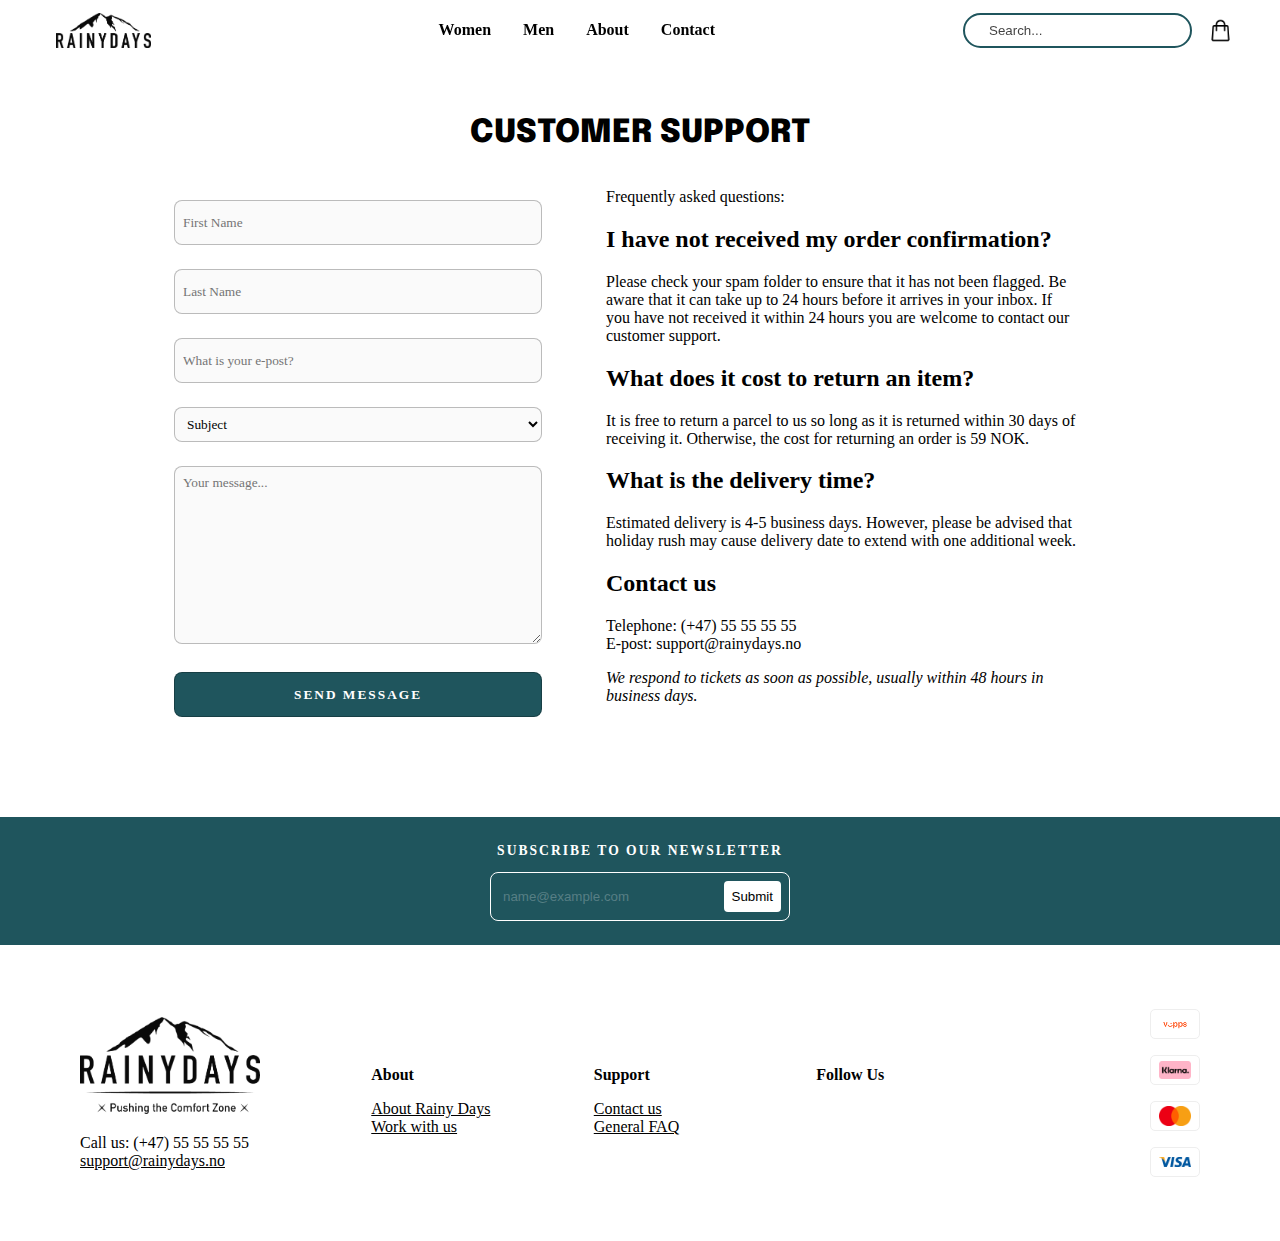
<file: pages/contact/contact-us.html>
<!DOCTYPE html>
<html lang="en">
    <head>
        <meta charset="UTF-8" />
        <meta name="viewport" content="width=device-width, initial-scale=1.0" />
        <meta
            name="description"
            content="RainyDays Customer Support. Response time usually within 48 hours in business days."
        />
        <title>Customer Support | Rainy Days</title>
        <link
            rel="shortcut icon"
            href="../../assets/images/favicon.ico"
            type="image/x-icon"
        />
        <link
            rel="icon"
            href="../../assets/images//favicon.ico"
            type="image/x-icon"
        />
        <link
            rel="stylesheet"
            href="https://cdnjs.cloudflare.com/ajax/libs/font-awesome/6.5.1/css/all.min.css"
            integrity="sha512-DTOQO9RWCH3ppGqcWaEA1BIZOC6xxalwEsw9c2QQeAIftl+Vegovlnee1c9QX4TctnWMn13TZye+giMm8e2LwA=="
            crossorigin="anonymous"
            referrerpolicy="no-referrer"
        />
        <link rel="stylesheet" href="./contact-us.css" />
    </head>
    <body>
        <header>
            <div class="navbar">
                <div class="logo">
                    <a href="../../index.html">
                        <img
                            src="../../assets/images/logo.png"
                            alt="company logo"
                        />
                    </a>
                </div>
                <nav class="navigation">
                    <ul class="navigation__links">
                        <li>
                            <a href="../../index.html#womens-container"
                                >Women</a
                            >
                        </li>
                        <li>
                            <a href="../../index.html#mens-container">Men</a>
                        </li>
                        <li><a href="../about/about.html">About</a></li>
                        <li>
                            <a href="../contact/contact-us.html">Contact</a>
                        </li>
                    </ul>
                </nav>
                <div class="navbar--right">
                    <div class="search">
                        <label for="searchbar">Searchbar</label>
                        <input
                            type="text"
                            id="searchbar"
                            name="searchbar"
                            placeholder="Search..."
                        />
                    </div>
                    <div class="cart">
                        <a href="../checkout/checkout.html">
                            <img
                                src="../../assets/images/shopping-bag.png"
                                alt="shopping cart icon"
                            />
                        </a>
                    </div>
                </div>
            </div>
        </header>
        <input type="checkbox" name="toggler" class="toggler" />
        <header class="mobile-navigation">
            <div class="mobile-logo">
                <a href="../../index.html">
                    <img
                        src="../../assets/images/logo.png"
                        alt="company logo"
                    />
                </a>
            </div>
            <nav class="menu-wrap">
                <div class="hamburger">
                    <div></div>
                </div>
                <div class="menu">
                    <div>
                        <div>
                            <ul class="navigation__links">
                                <li><a href="../../index.html">Home</a></li>
                                <li>
                                    <a href="../../index.html#womens-container"
                                        >Women</a
                                    >
                                </li>
                                <li>
                                    <a href="../../index.html#mens-container"
                                        >Men</a
                                    >
                                </li>
                                <li><a href="../about/about.html">About</a></li>
                                <li>
                                    <a href="../contact/contact-us.html"
                                        >Contact</a
                                    >
                                </li>
                                <li>
                                    <a href="../checkout/checkout.html"
                                        >Cart (0)</a
                                    >
                                </li>
                            </ul>
                        </div>
                    </div>
                </div>
            </nav>
        </header>

        <main id="contact-page" class="container">
            <h1>Customer Support</h1>
            <div class="contact-page__container container">
                <div class="contact-page__form">
                    <form>
                        <input
                            type="text"
                            name="firstname"
                            placeholder="First Name"
                            required
                        />
                        <input
                            type="text"
                            name="lastname"
                            placeholder="Last Name"
                            required
                        /><br />
                        <input
                            type="email"
                            name="email"
                            placeholder="What is your e-post?"
                            required
                        /><br />
                        <select name="subject" id="subject">
                            <option>Subject</option>
                            <option value="shipping">Shipping</option>
                            <option value="invoice">Invoice</option>
                            <option value="other">Other</option></select
                        ><br />
                        <textarea
                            name="message"
                            id="message"
                            cols="30"
                            rows="10"
                            placeholder="Your message..."
                            required
                        ></textarea
                        ><br />
                        <input type="submit" value="Send message" />
                    </form>
                </div>
                <div class="contact-page__faq">
                    <p>Frequently asked questions:</p>
                    <h2>I have not received my order confirmation?</h2>
                    <p>
                        Please check your spam folder to ensure that it has not
                        been flagged. Be aware that it can take up to 24 hours
                        before it arrives in your inbox. If you have not
                        received it within 24 hours you are welcome to contact
                        our customer support.
                    </p>
                    <h2>What does it cost to return an item?</h2>
                    <p>
                        It is free to return a parcel to us so long as it is
                        returned within 30 days of receiving it. Otherwise, the
                        cost for returning an order is 59 NOK.
                    </p>
                    <h2>What is the delivery time?</h2>
                    <p>
                        Estimated delivery is 4-5 business days. However, please
                        be advised that holiday rush may cause delivery date to
                        extend with one additional week.
                    </p>

                    <h2>Contact us</h2>
                    <p>
                        Telephone: (+47) 55 55 55 55
                        <br />
                        E-post: support@rainydays.no
                    </p>
                    <p>
                        We respond to tickets as soon as possible, usually
                        within 48 hours in business days.
                    </p>
                </div>
            </div>
        </main>

        <footer class="footer-container">
            <div class="subscribe-container">
                <p>Subscribe to our newsletter</p>
                <div class="submit-container">
                    <input
                        type="search"
                        placeholder="name@example.com"
                        id="search"
                        name="subscribe"
                    />
                    <button type="submit">Submit</button>
                </div>
            </div>
            <div class="footer-info-container">
                <div class="contact-info">
                    <img
                        src="../../assets/images/bigLogo.png"
                        alt="company logo"
                    />
                    <p>Call us: (+47) 55 55 55 55</p>
                    <a
                        title="This e-mail is a fake for demonstration."
                        href="mailto:support@rainydays.no"
                        >support@rainydays.no</a
                    >
                </div>
                <div class="links">
                    <div>
                        <p>About</p>
                        <a href="../about/about.html">About Rainy Days</a>
                        <a href="../../index.html">Work with us</a>
                    </div>
                    <div>
                        <p>Support</p>
                        <a href="../contact/contact-us.html">Contact us</a>
                        <a href="../contact/contact-us.html">General FAQ</a>
                    </div>
                    <div class="social-media-container">
                        <p>Follow Us</p>
                        <div>
                            <a href="https://facebook.com"
                                ><i class="fa-brands fa-facebook fa-lg"></i
                            ></a>
                            <a href="https://instagram.com"
                                ><i class="fa-brands fa-instagram fa-xl"></i
                            ></a>
                            <a href="https://x.com"
                                ><i class="fa-brands fa-x-twitter fa-lg"></i
                            ></a>
                        </div>
                    </div>
                </div>
                <div class="payment">
                    <div>
                        <img
                            id="vipps"
                            src="../../assets/images/vipps_logo_rgb.png"
                            alt="vipps logo"
                        />
                    </div>
                    <div>
                        <img
                            id="klarna"
                            src="../../assets/images/2560px-Klarna_Payment_Badge.svg.png"
                            alt="klarna logo"
                        />
                    </div>
                    <div>
                        <img
                            id="mastercard"
                            src="../../assets/images/Mastercard_2019_logo.svg.png"
                            alt="mastercard logo"
                        />
                    </div>
                    <div>
                        <img
                            id="visa"
                            src="../../assets/images/Visa_Inc._logo.svg.webp"
                            alt="visa logo"
                        />
                    </div>
                </div>
            </div>
        </footer>
    </body>
</html>
</file>
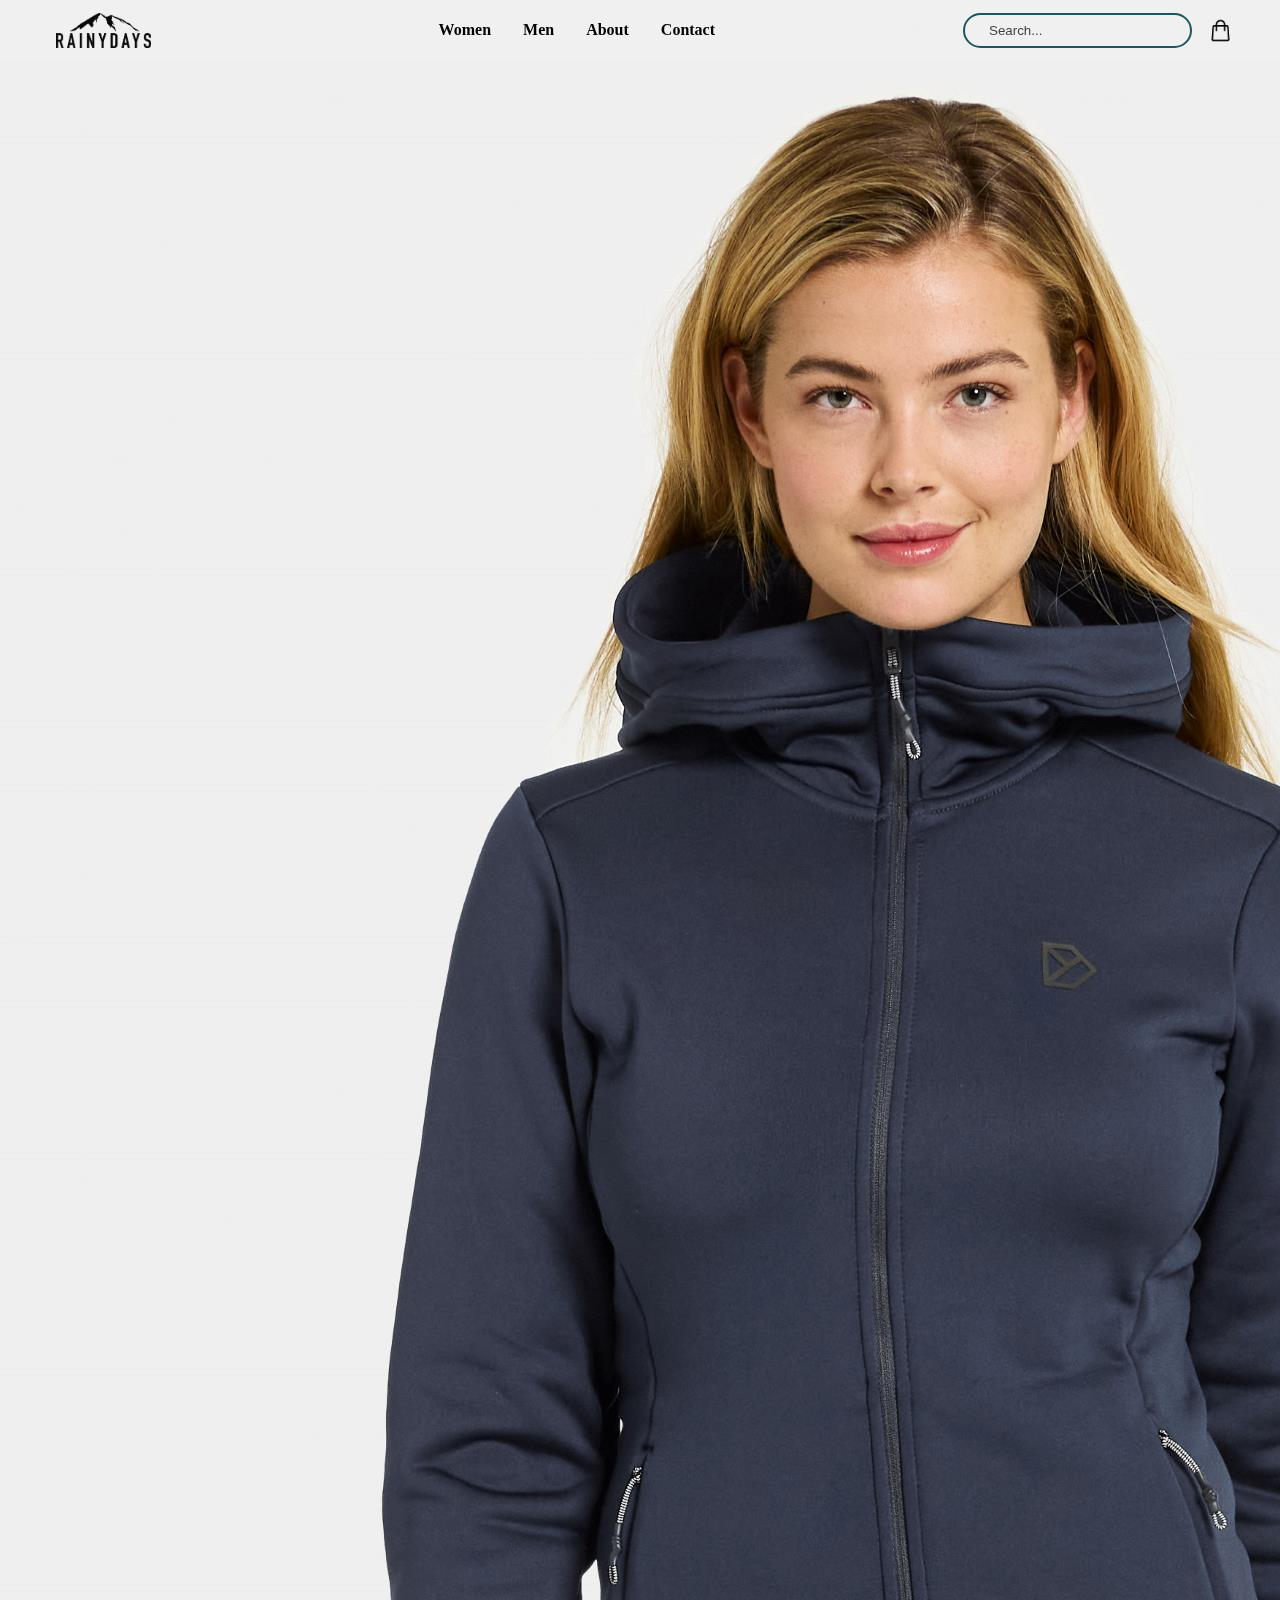
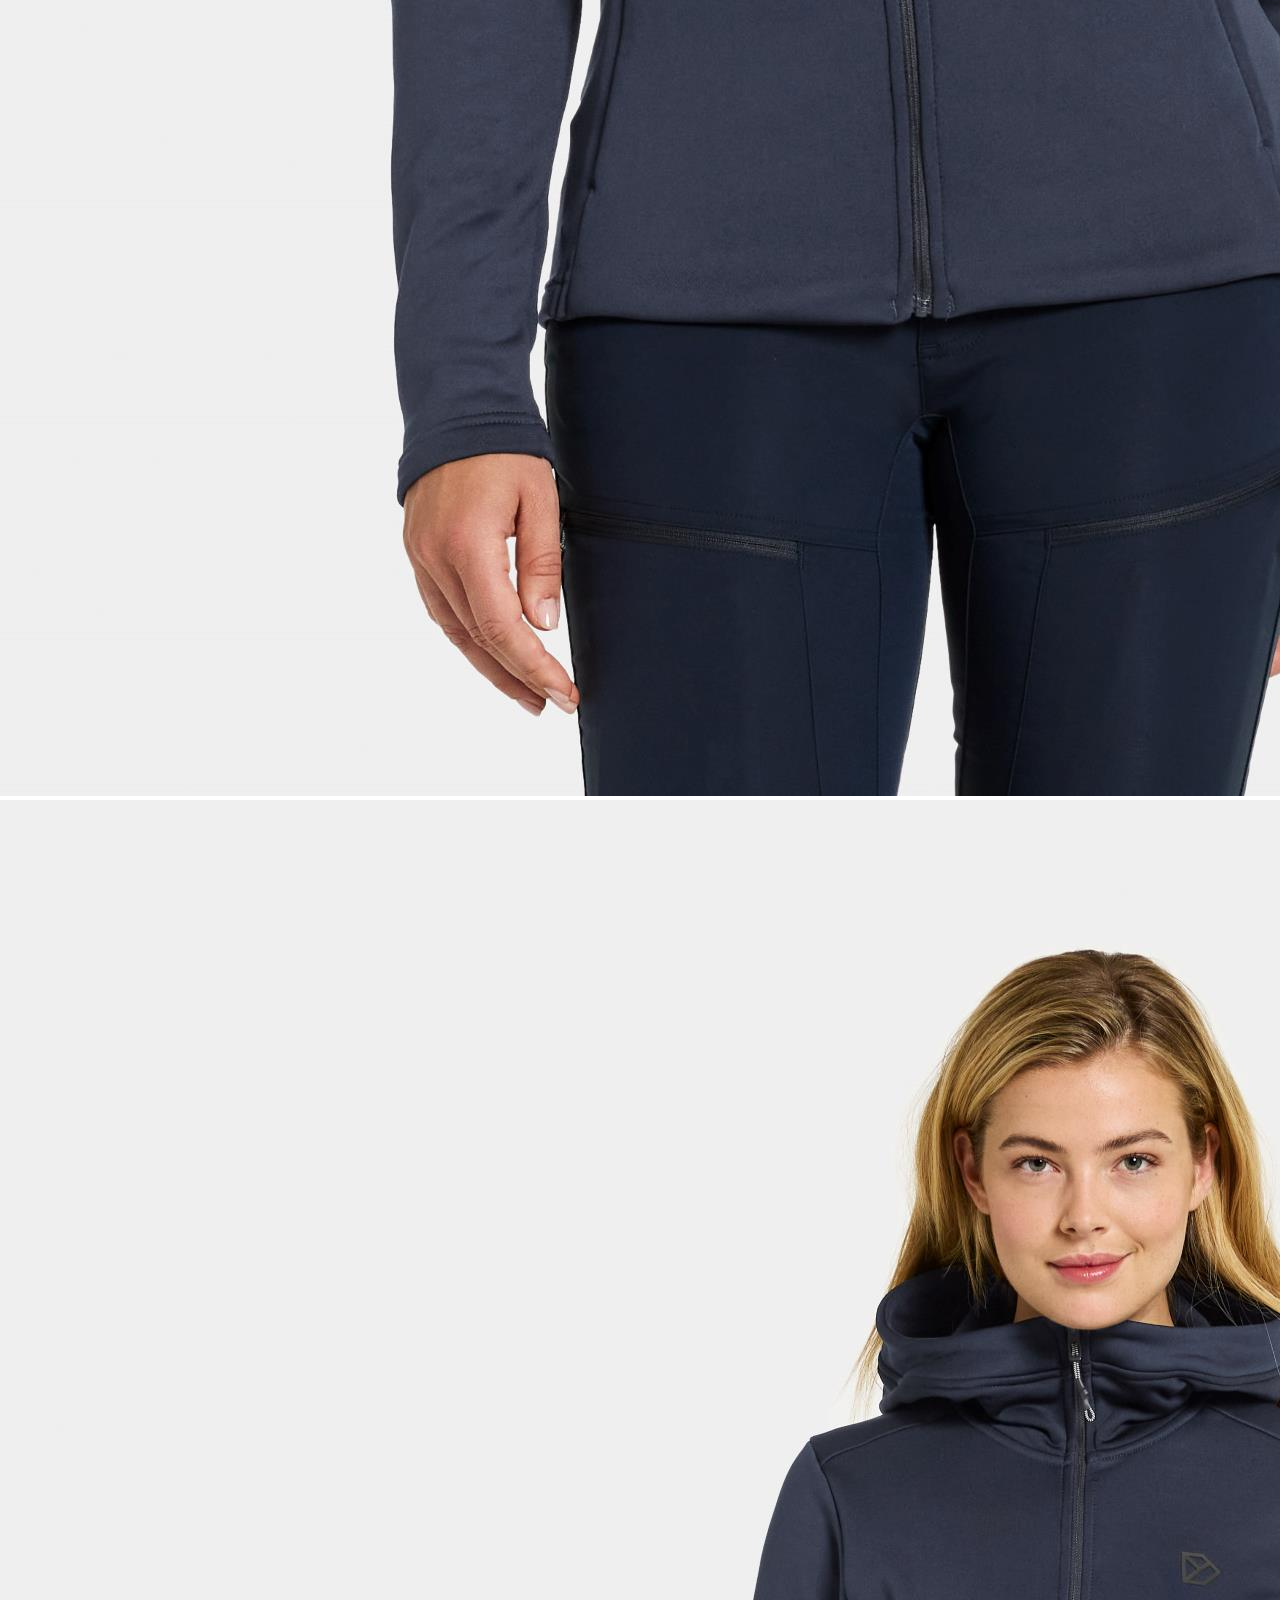
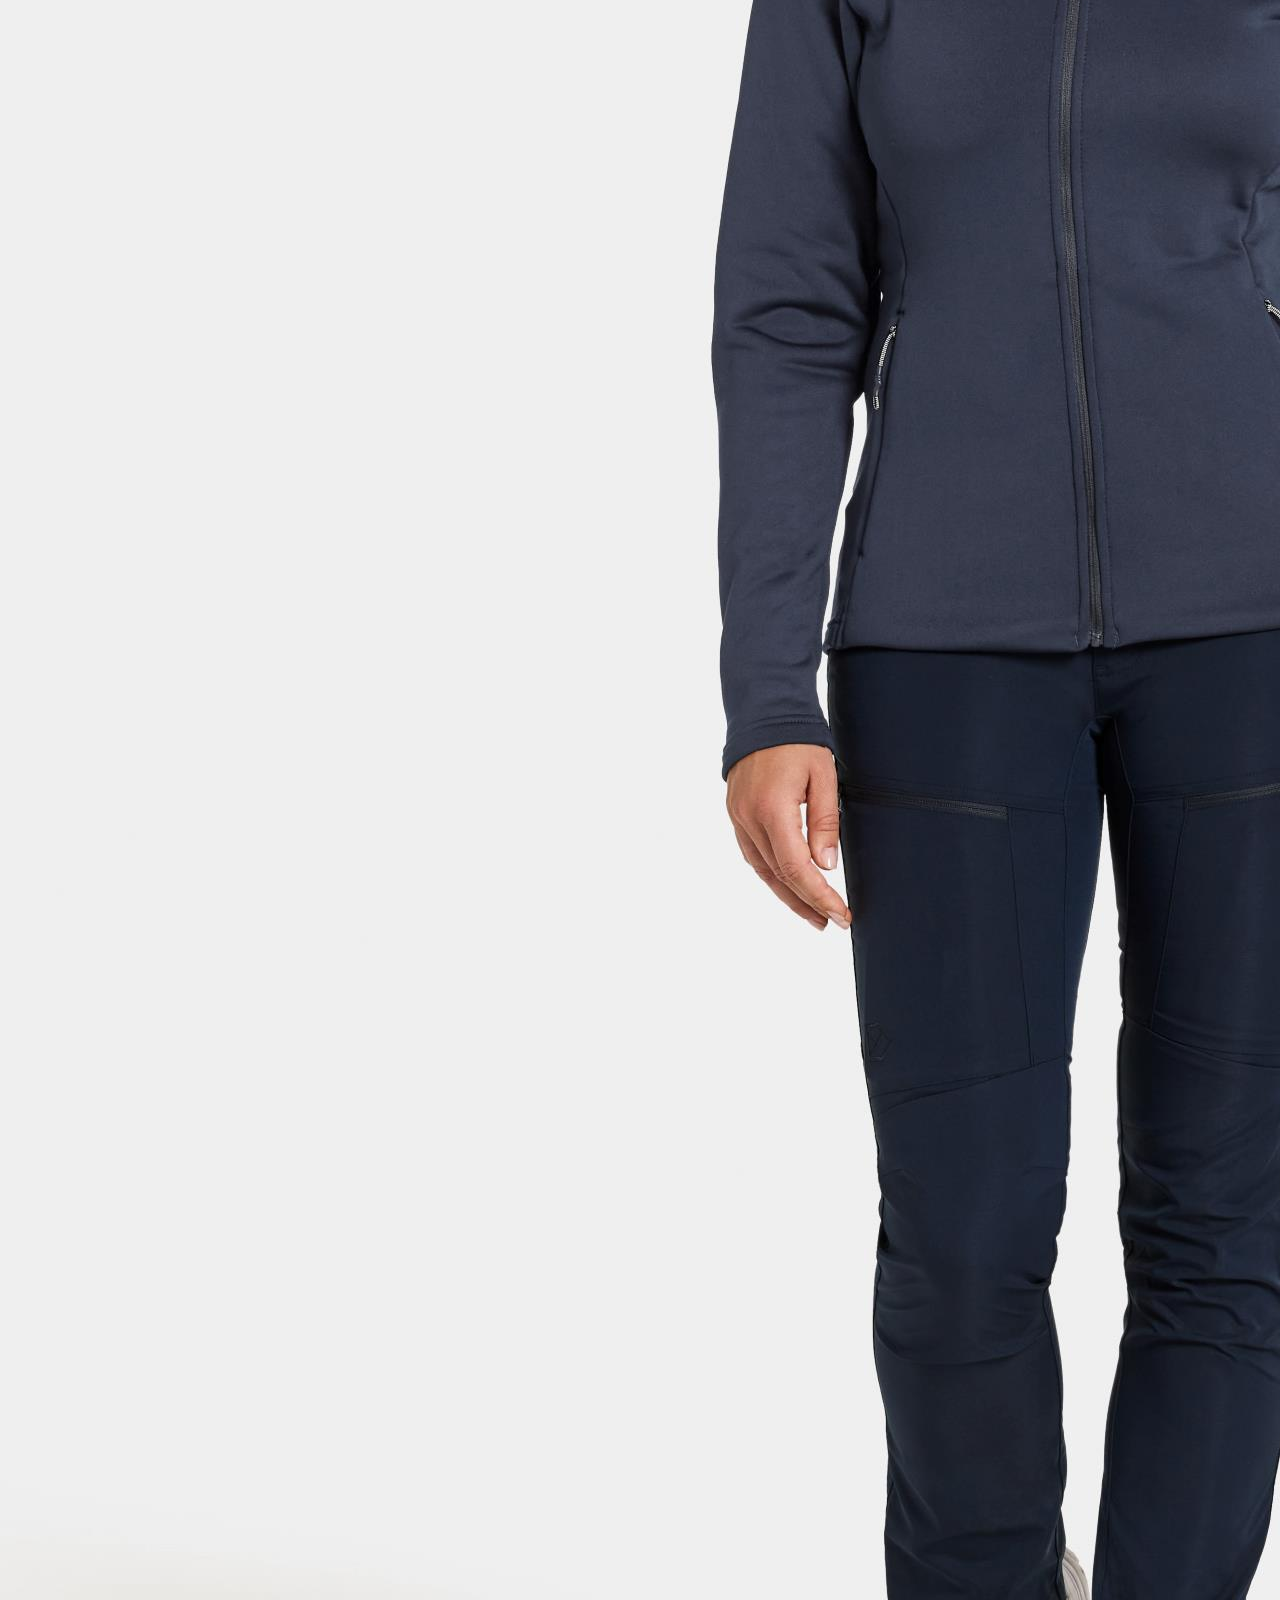
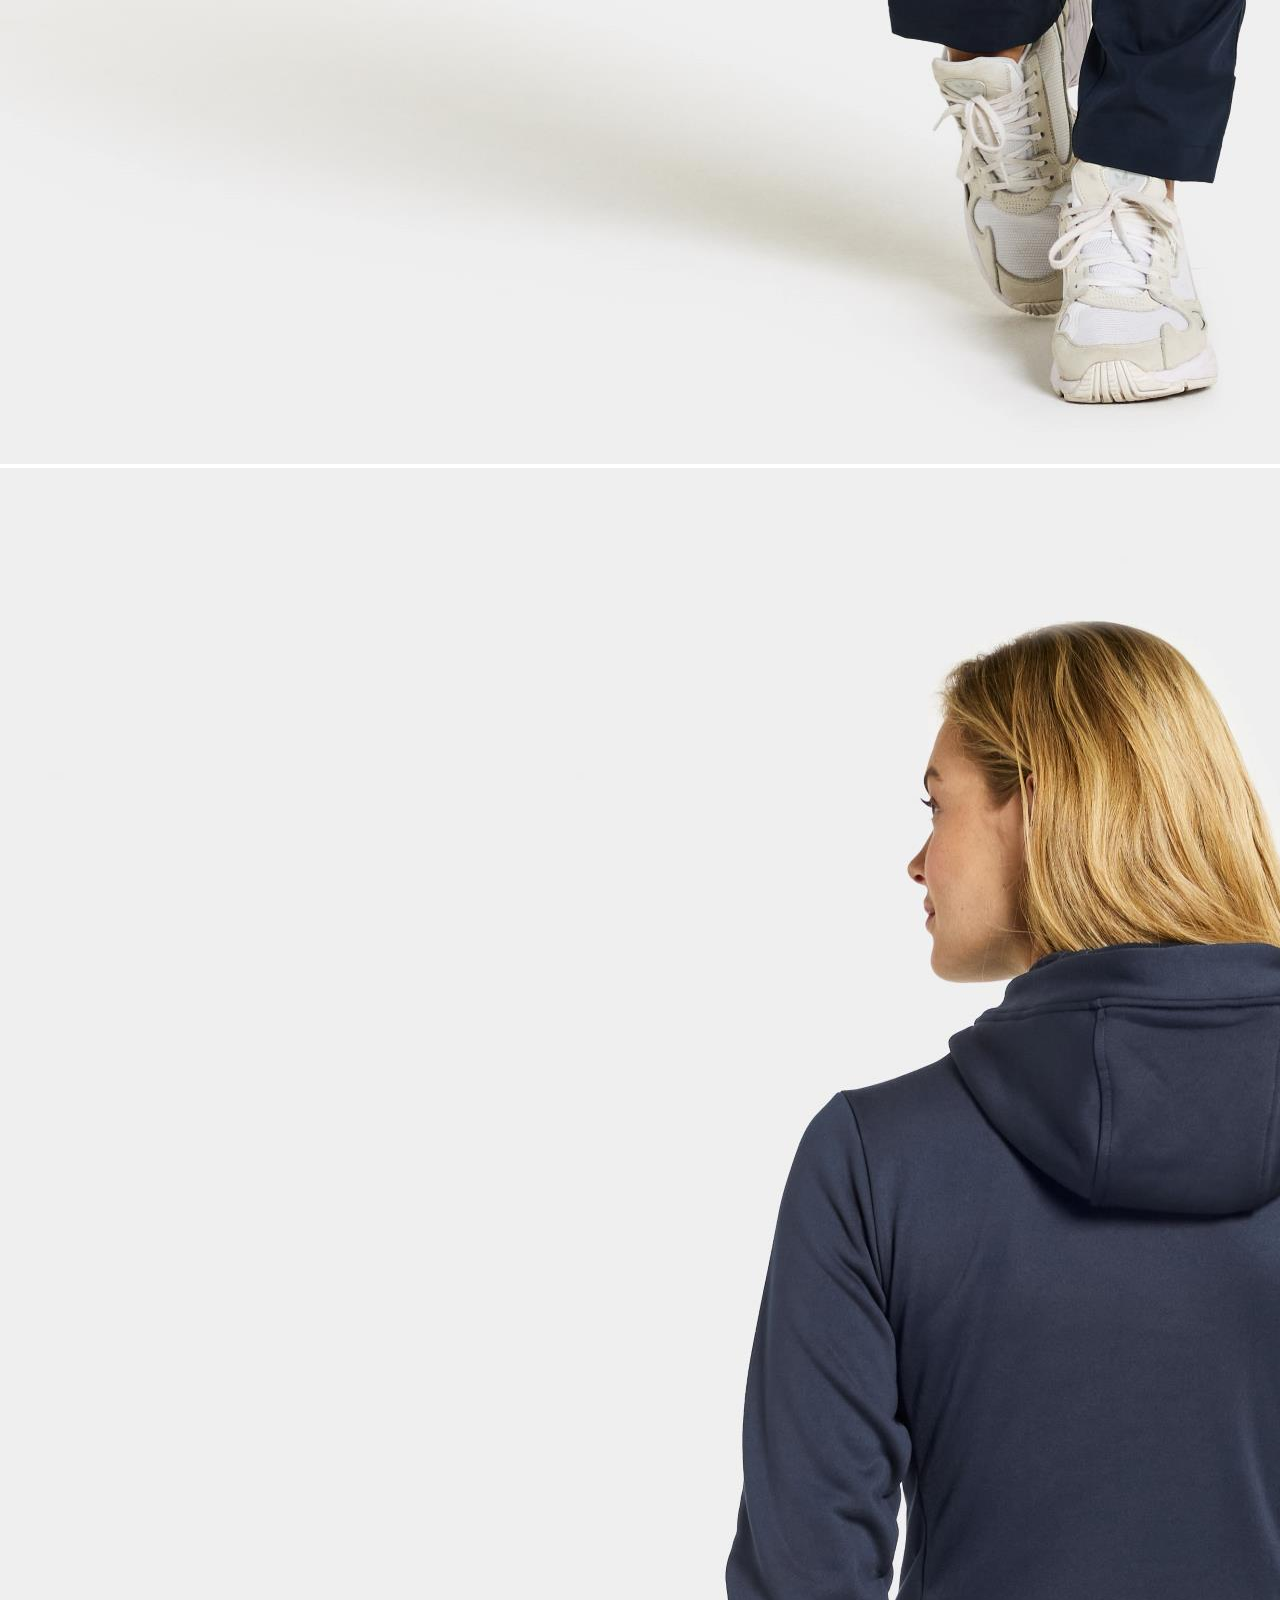
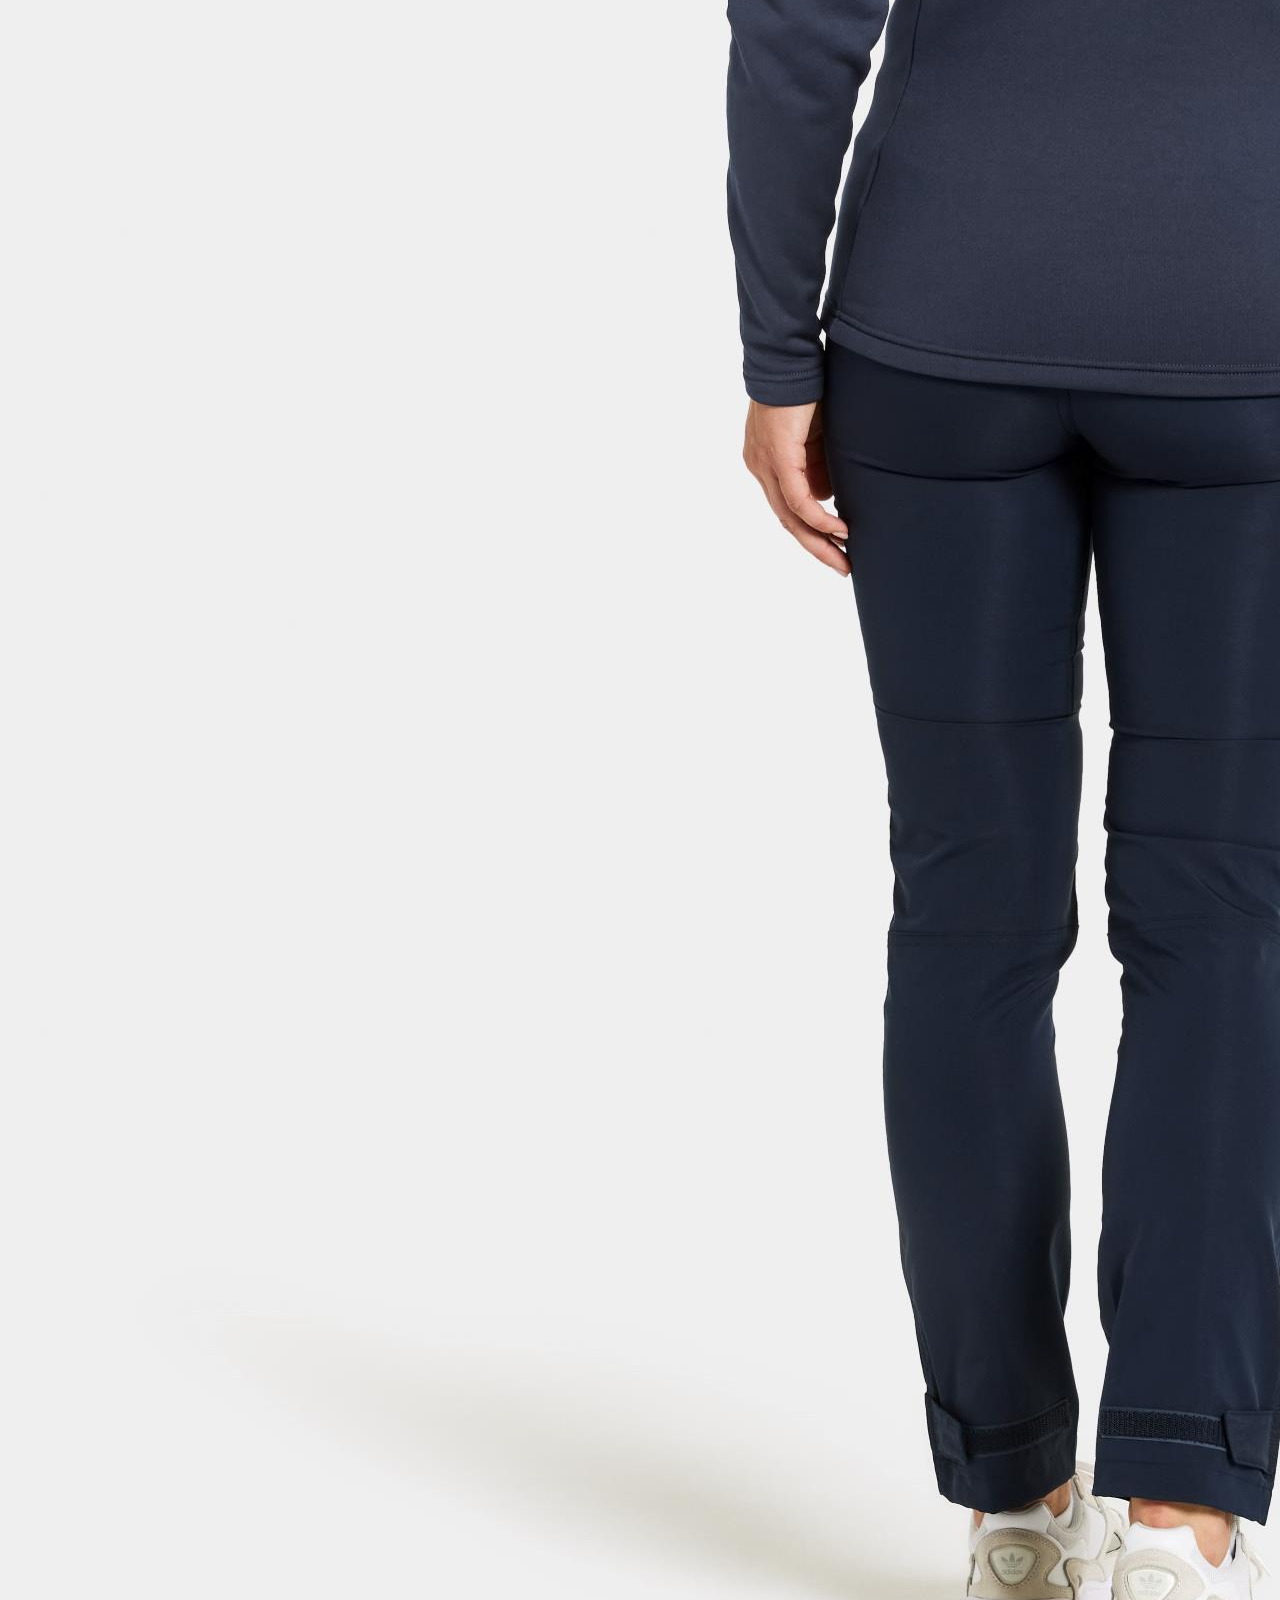
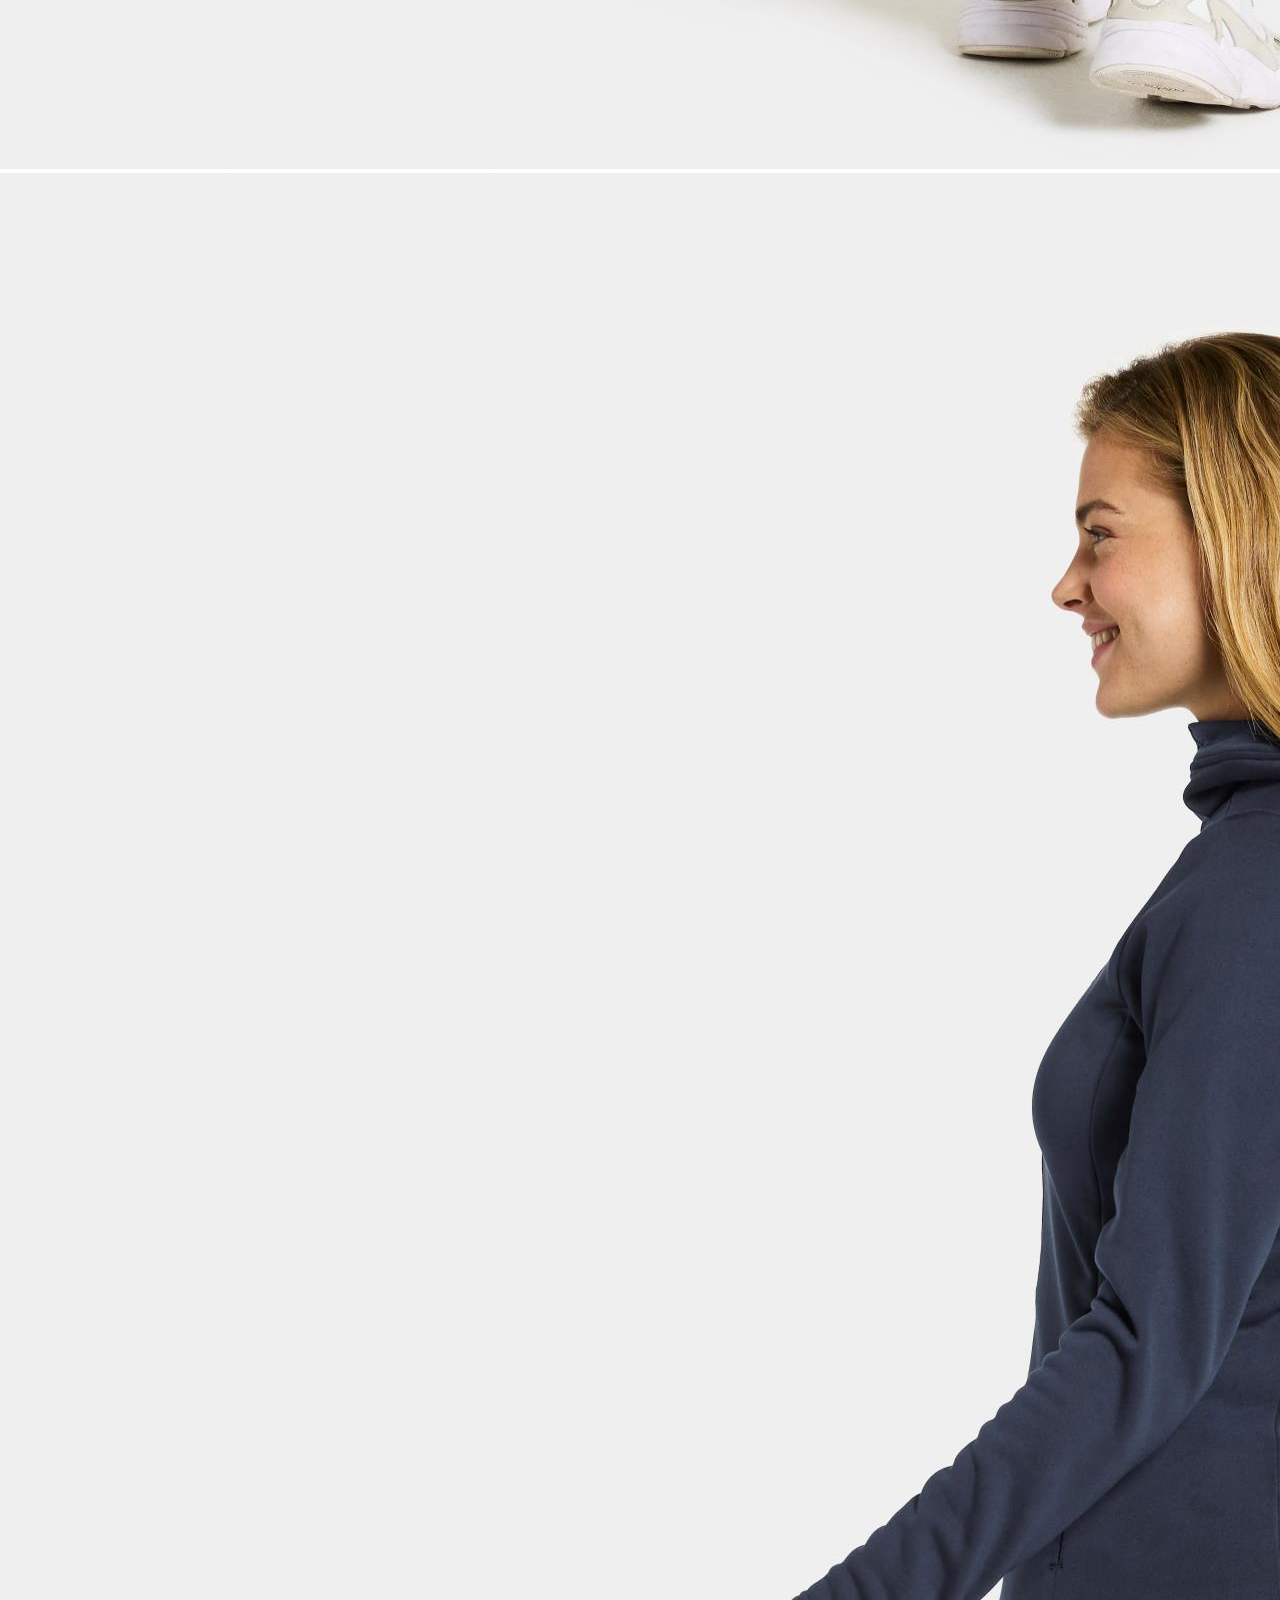
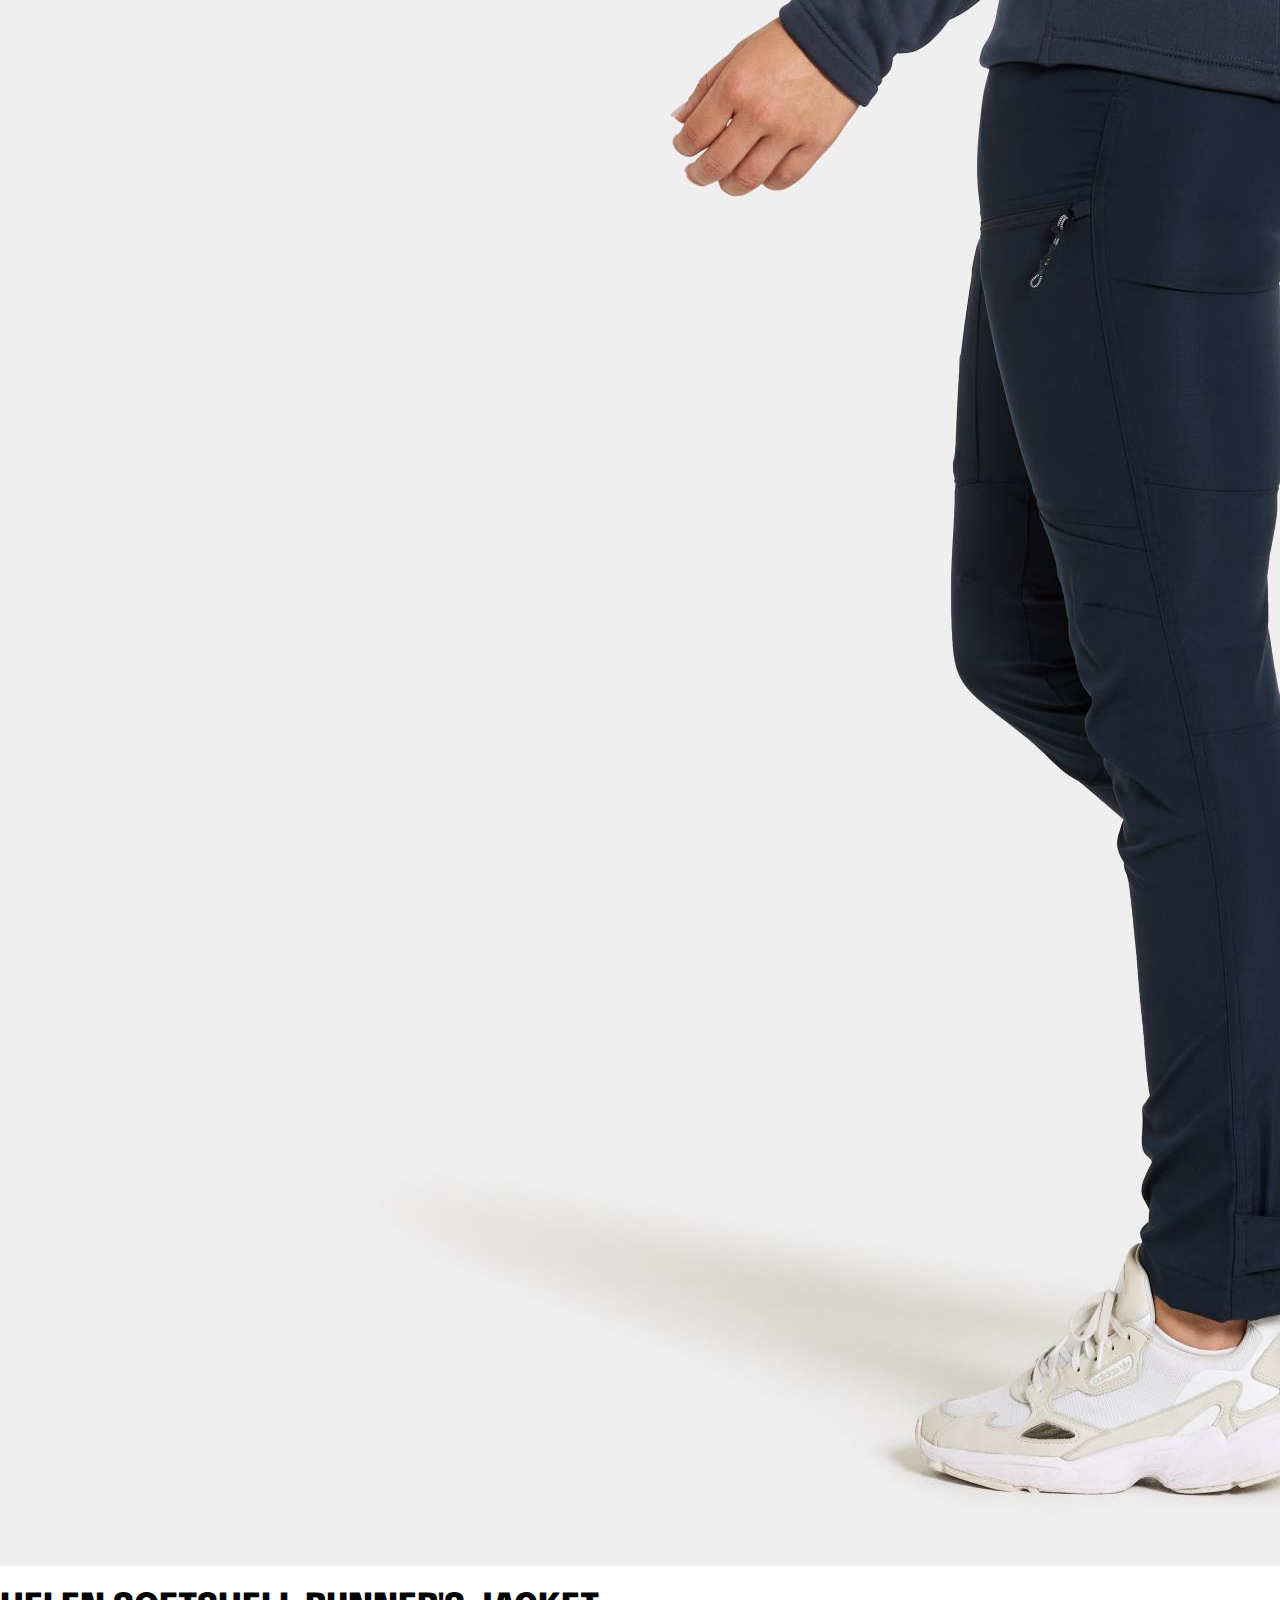
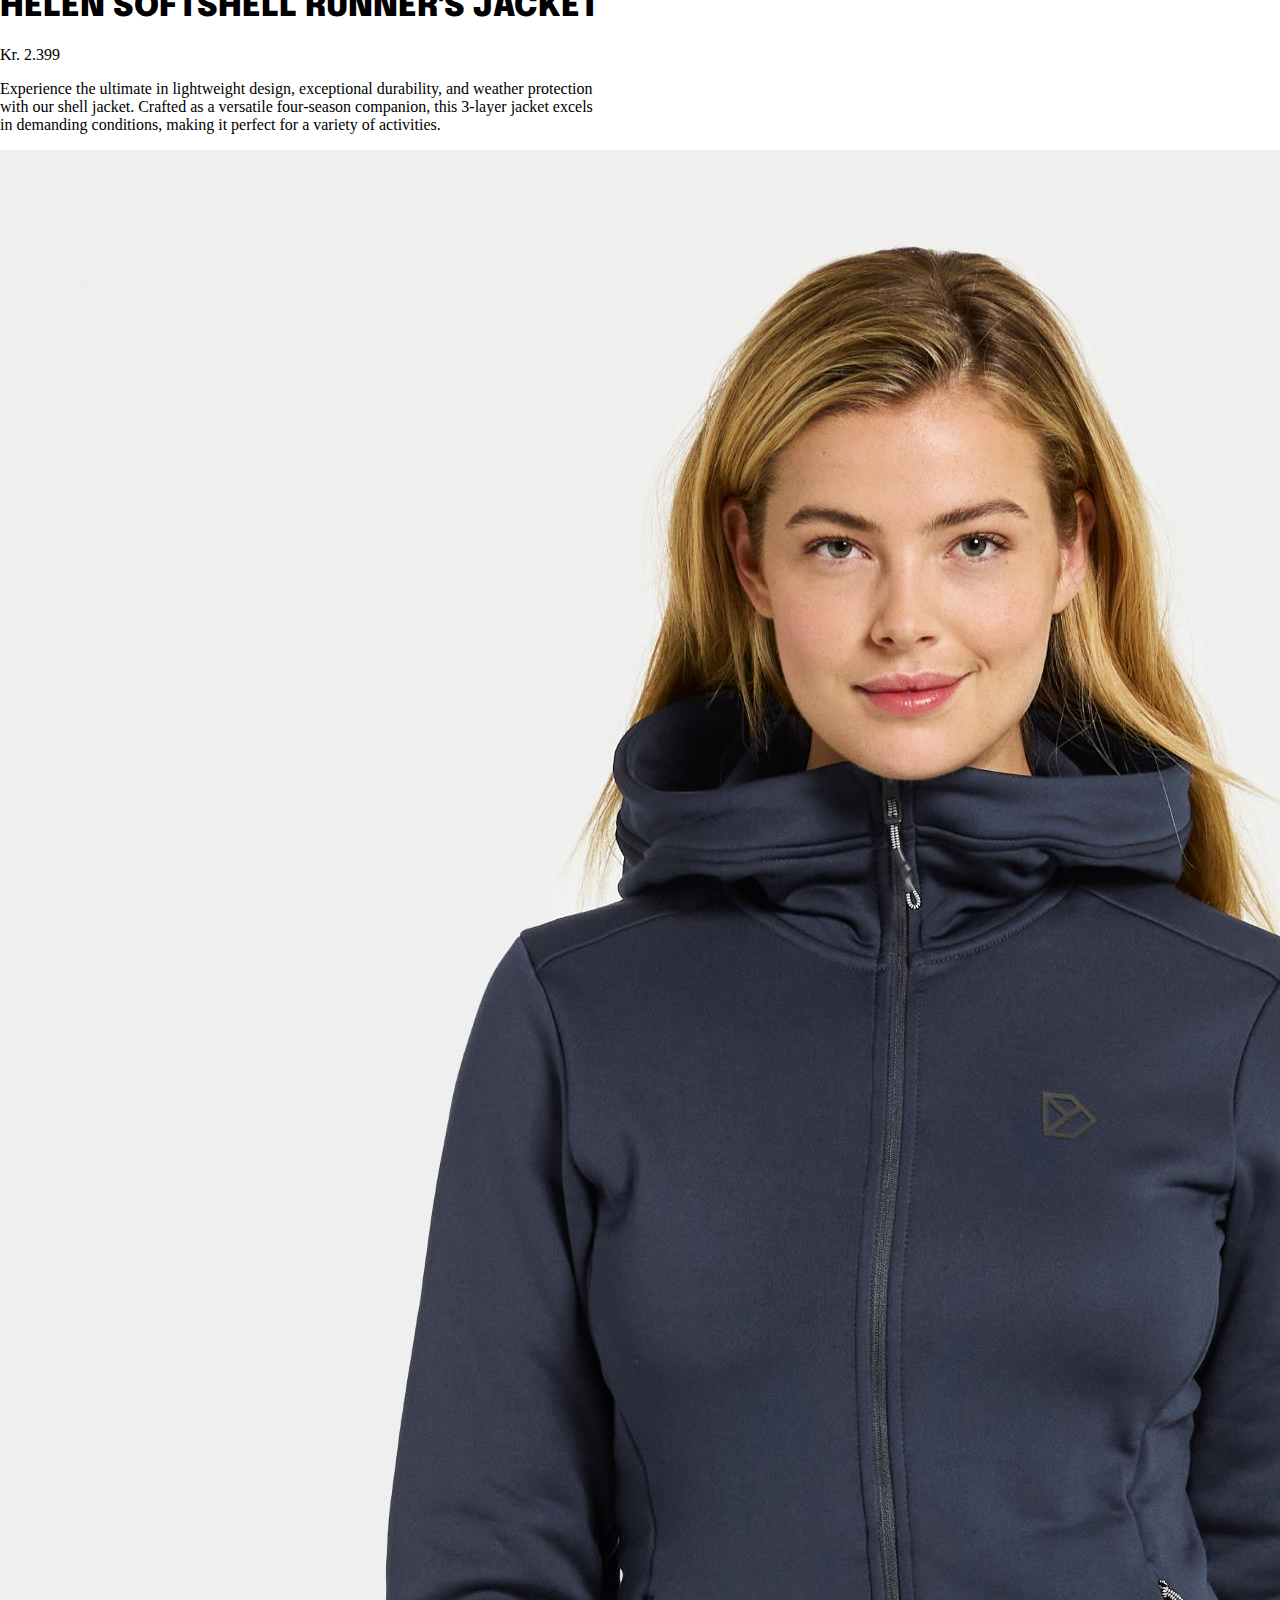
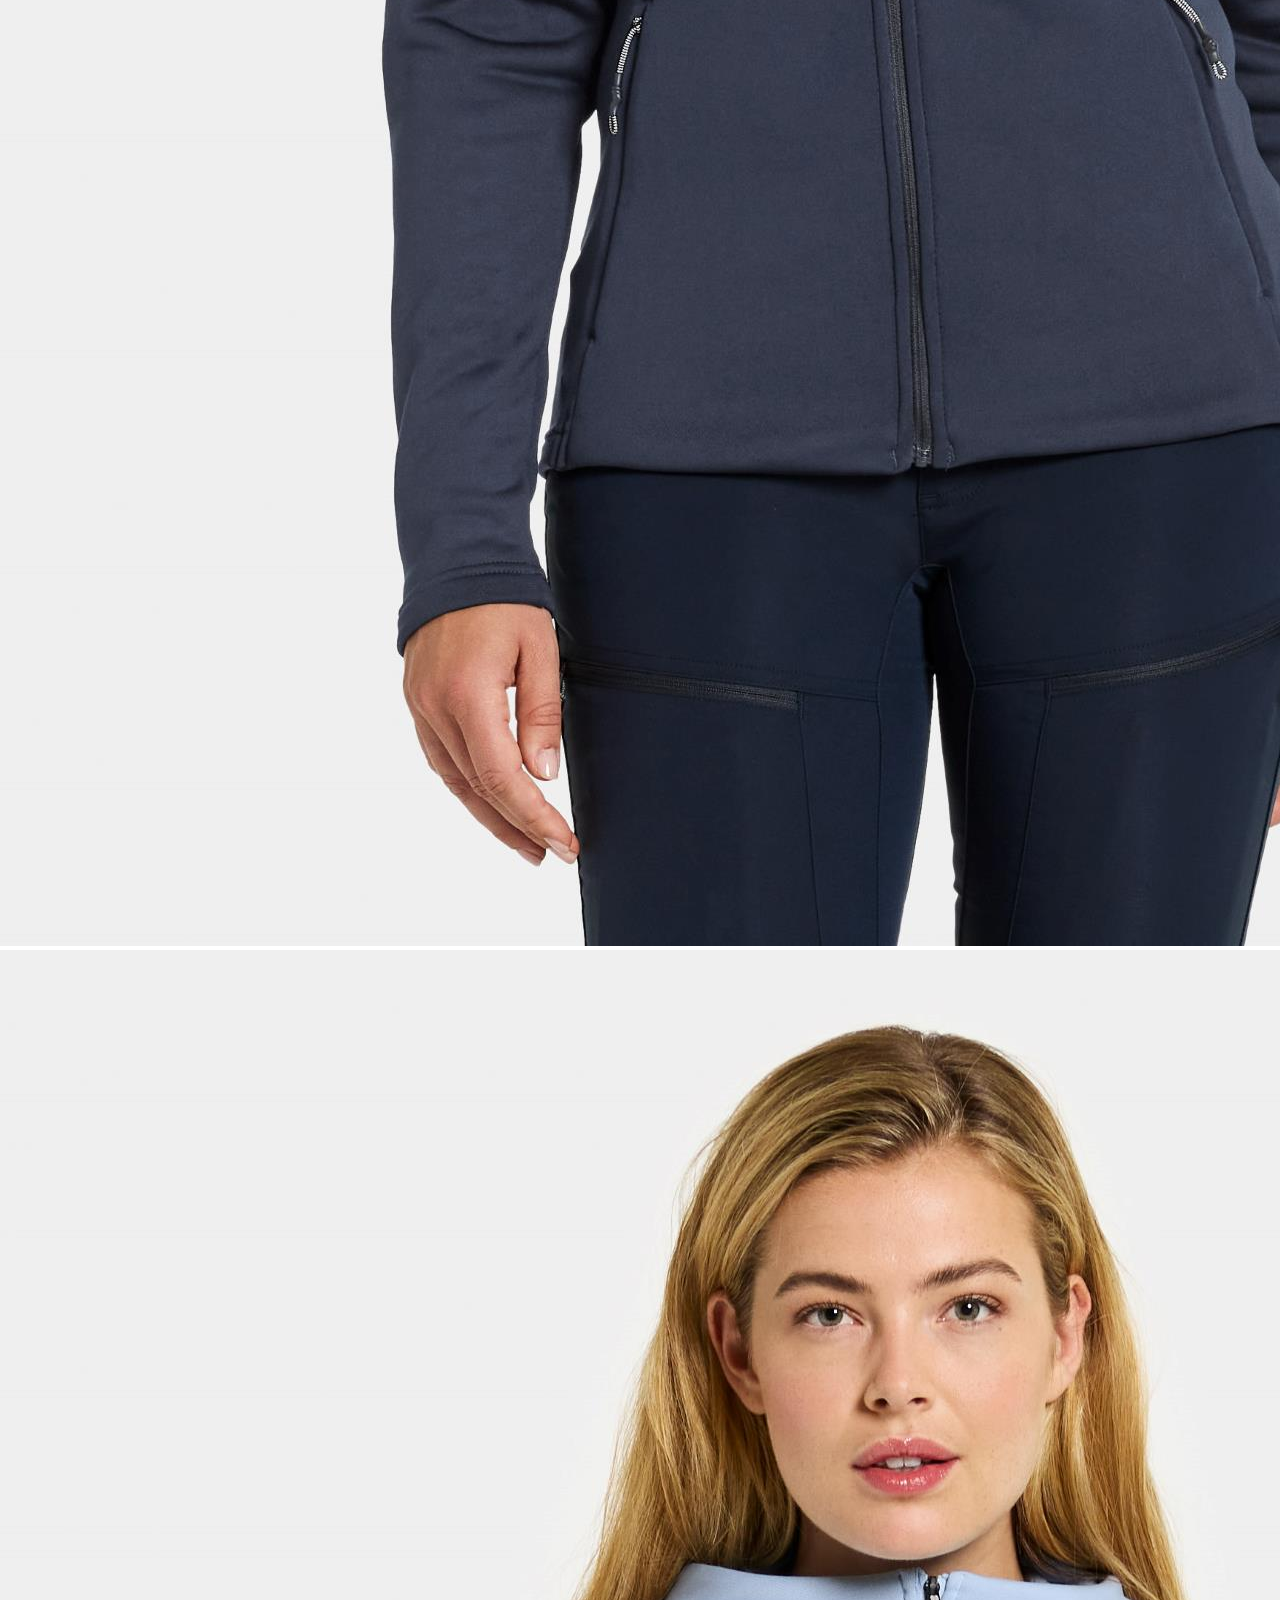
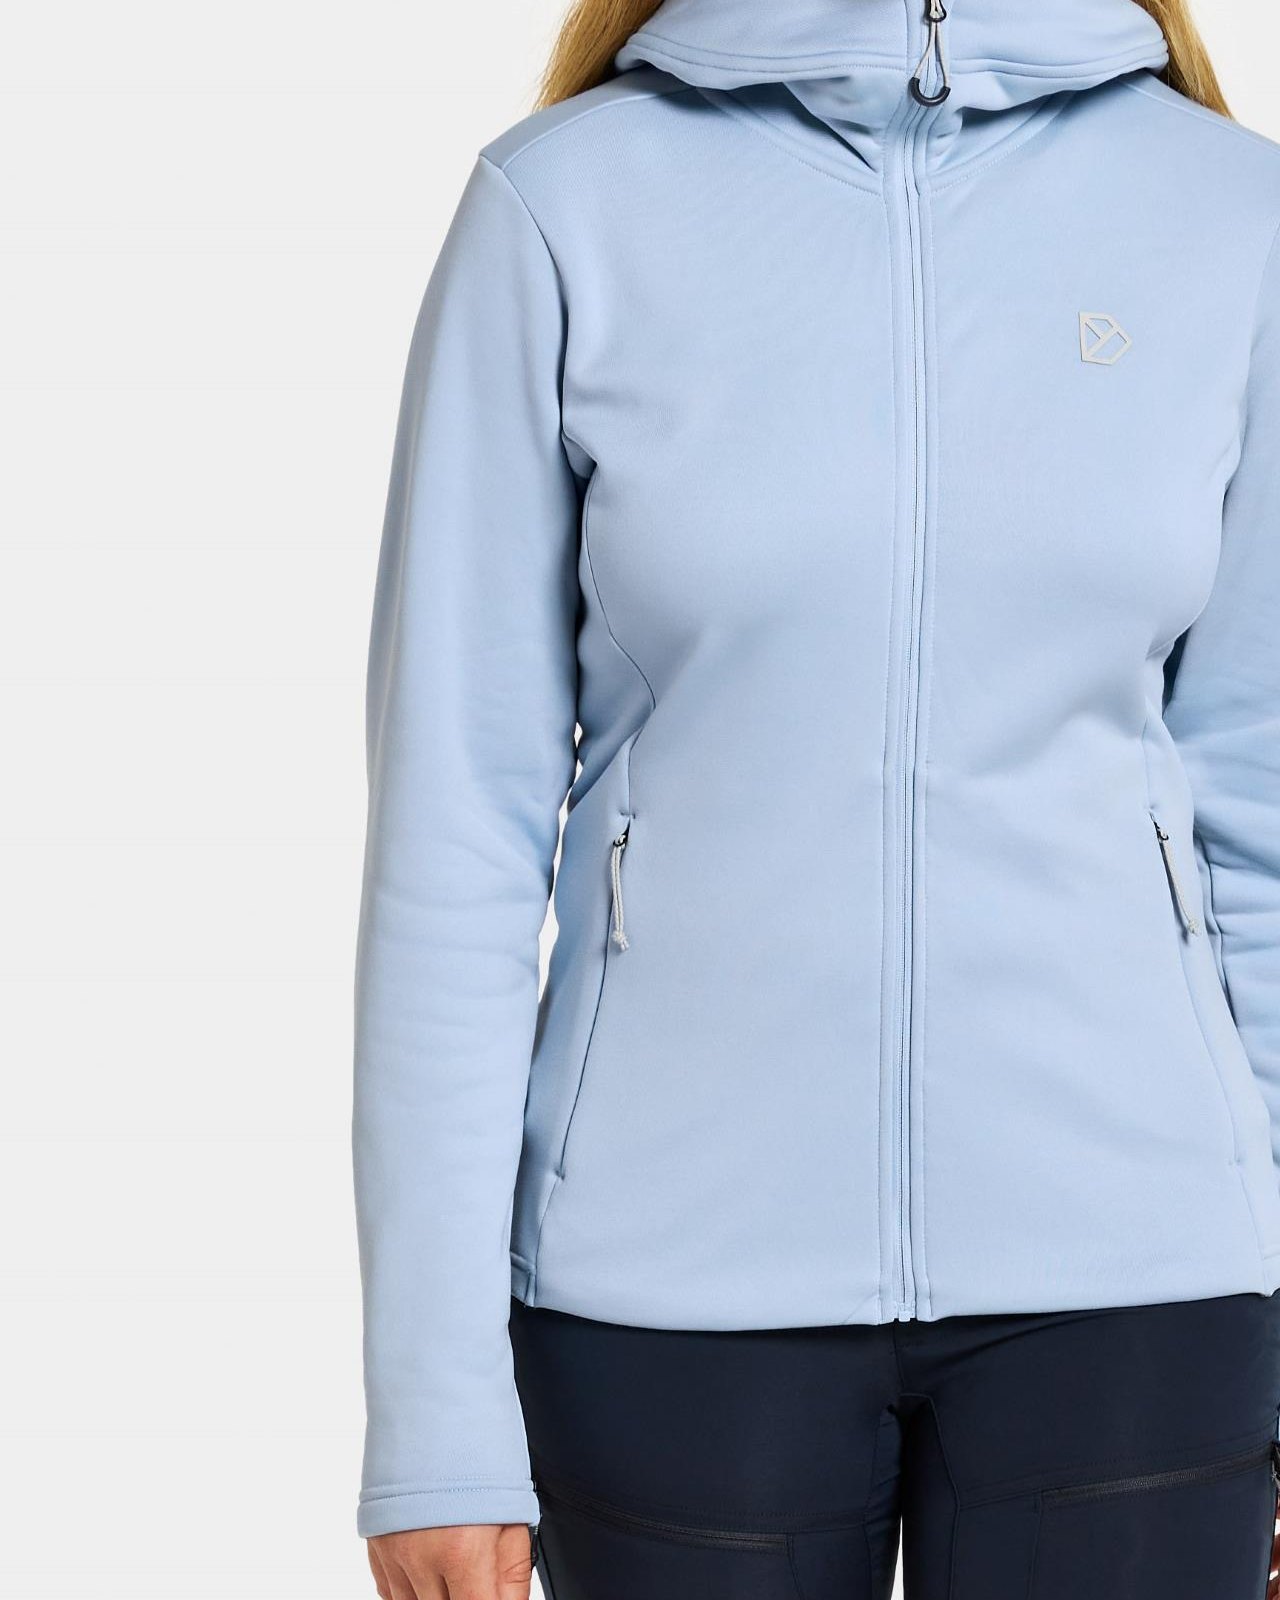
<file: pages/product page/product.html>
<!DOCTYPE html>
<html lang="en">
    <head>
        <meta charset="UTF-8" />
        <meta name="viewport" content="width=device-width, initial-scale=1.0" />
        <meta name="description" content="Softshell Runner's Jacket - from RainyDays. See more jackets on rainydays.no. Free shipping on deliveries over 800 NOK!" />
        <title>Buy Helen Softshell Runner's Jacket | Rainy Days</title>
        <link
            rel="shortcut icon"
            href="../../assets/images/favicon.ico"
            type="image/x-icon"
        />
        <link
            rel="icon"
            href="../../assets/images//favicon.ico"
            type="image/x-icon"
        />
        <link
            rel="stylesheet"
            href="https://cdnjs.cloudflare.com/ajax/libs/font-awesome/6.5.1/css/all.min.css"
            integrity="sha512-DTOQO9RWCH3ppGqcWaEA1BIZOC6xxalwEsw9c2QQeAIftl+Vegovlnee1c9QX4TctnWMn13TZye+giMm8e2LwA=="
            crossorigin="anonymous"
            referrerpolicy="no-referrer"
        />
        <link rel="stylesheet" href="../../src/css/styles.css" />
    </head>
    <body> 
        <header>
            
            <div class="navbar">
                <div class="logo">
                    <a href="../../index.html">
                        <img src="../../assets/images/logo.png" alt="company logo" />
                    </a>
                </div>
                <nav class="navigation">
                    <ul class="navigation__links">
                        <li><a href="../../index.html#womens-container">Women</a></li>
                        <li><a href="../../index.html#mens-container">Men</a></li>
                        <li><a href="../about/about.html">About</a></li>
                        <li><a href="../contact/contact-us.html">Contact</a></li>
                    </ul>
                </nav>
                <div class="navbar--right">
                    <div class="search">
                        <input type="text" placeholder="Search..." />
                    </div>
                    <div class="cart">
                        <a href="../checkout/checkout.html">
                            <img
                                src="../../assets/images/shopping-bag.png"
                                alt="shopping cart icon"
                            />
                        </a>
                    </div>
                </div>
            </div>
        </header>
        <input type="checkbox" class="toggler" />
        <header class="mobile-navigation">
            <nav class="menu-wrap">
                <div class="hamburger">
                    <div></div>
                </div>
                <div class="menu">
                    <div>
                        <div>
                            <ul class="navigation__links">
                                <li><a href="../../index.html#womens-container">Women</a></li>
                                <li><a href="../../index.html#mens-container">Men</a></li>
                                <li><a href="../about/about.html">About</a></li>
                                <li><a href="../contact/contact-us.html">Contact</a></li>
                            </ul>
                        </div>
                    </div>
                </div>
            </nav>
        </header>

    <main id="product-page" class="product-page">
        <section class="product-page-container">
            <div class="product-page-container__images">
                <div class="product-page-container__images-main">
                    <img src="./images/women img 1.jpg" alt="product image">
                </div>
                <div class="product-page-container__images-secondary">
                    <img src="./images/dark blue front.jpg" alt="product image">
                    <img src="./images/dark blue back.jpg" alt="product image">
                    <img src="./images/dark blue side.jpg" alt="product image">
                </div>
            </div>
            <div class="product-page-container__info">
                <h1>Helen Softshell Runner's Jacket</h1>
                <div class="product-page-container__info-text">
                    <p class="price">
                        Kr. 2.399
                    </p>
                    <p class="description">
                        Experience the ultimate in lightweight design, exceptional durability, and weather protection with our shell jacket. Crafted as a versatile four-season companion, this 3-layer jacket excels in demanding conditions, making it perfect for a variety of activities.
                    </p>
                </div>
                <div class="product-page-container__select">
                    <div class="product-page-container__info-color-select">
                        <div>
                            <img src="./images/women img 1.jpg" alt="color select option">
                        <img src="./images/light blue closeup.jpg" alt="color select option">
                        </div>
                        <p>Navy Blue</p>
                    </div>
                    <div class="product-page-container__info-size-select">
                        <button class="info-size-select__btn">XS</button>
                        <button class="info-size-select__btn info-size-select__btn-selected">S</button>
                        <button class="info-size-select__btn">M</button>
                        <button class="info-size-select__btn">L</button>
                        <button class="info-size-select__btn">XL</button>
                        <button class="info-size-select__btn">XXL</button>
                    </div>
                    <div class="product-page-container__cta">
                        <button class="add-to-cart-btn">
                            Add to cart
                        </button>
                        <button class="add-to-favorites-btn">
                            <i class="fa-solid fa-heart"></i>
                        </button>
                    </div>
                    <div class="product-page__additional-info">
                        <p>
                            <i class="fa-solid fa-circle-check"></i> Free shipping on deliveries over 800 NOK
                        </p>
                        <p>
                            <i class="fa-solid fa-circle-check"></i> 2-7 days delivery
                        </p>
                    </div>
                </div>
            </div>
        </section>
    </main>

    <footer class="footer-container">
        <div class="subscribe-container">
            <h4>Subscribe to our newsletter</h4>
            <div class="submit-container">
                <input type="search" name="name@example.com" id="">
                <button type="submit">Submit</button>
            </div>
        </div>
        <div class="footer-info-container">
            <div class="contact-info">
                <img src="../../assets/images/bigLogo.png" alt="company logo">
                    <p>Call us: (+47) 55 55 55 55</p>
                    <a href="">support@rainydays.no</a>
                
            </div>
            <div class="links">
                <div>
                    <h4>
                        About
                    </h4>
                    <a href="../about/about.html">About Rainy Days</a>
                    <a href="../../index.html">Work with us</a>
                </div>
                <div>
                    <h4>
                        Support
                    </h4>
                    <a href="../contact/contact-us.html">Contact us</a>
                    <a href="../contact/contact-us.html">General FAQ</a>
                </div>
                <div class="social-media-container">
                    <h4>
                        Follow Us
                    </h4>
                    <a href=""><i class="fa-brands fa-facebook"></i></a>
                    <a href=""><i class="fa-brands fa-instagram"></i></a>
                    <a href=""><i class="fa-brands fa-x-twitter"></i></i></a>
                </div>
            </div>
            <div class="payment">
                <img id="vipps" src="../../assets/images/vipps_logo_rgb.png" alt="vipps logo">
                <img id="klarna" src="../../assets/images/2560px-Klarna_Payment_Badge.svg.png" alt="klarna logo">
                <img id="mastercard" src="../../assets/images/Mastercard_2019_logo.svg.png" alt="mastercard logo">
                <img id="visa" src="../../assets/images/Visa_Inc._logo.svg.webp" alt="visa logo">
            </div>
        </div>
    </footer></body>
</html>
</file>
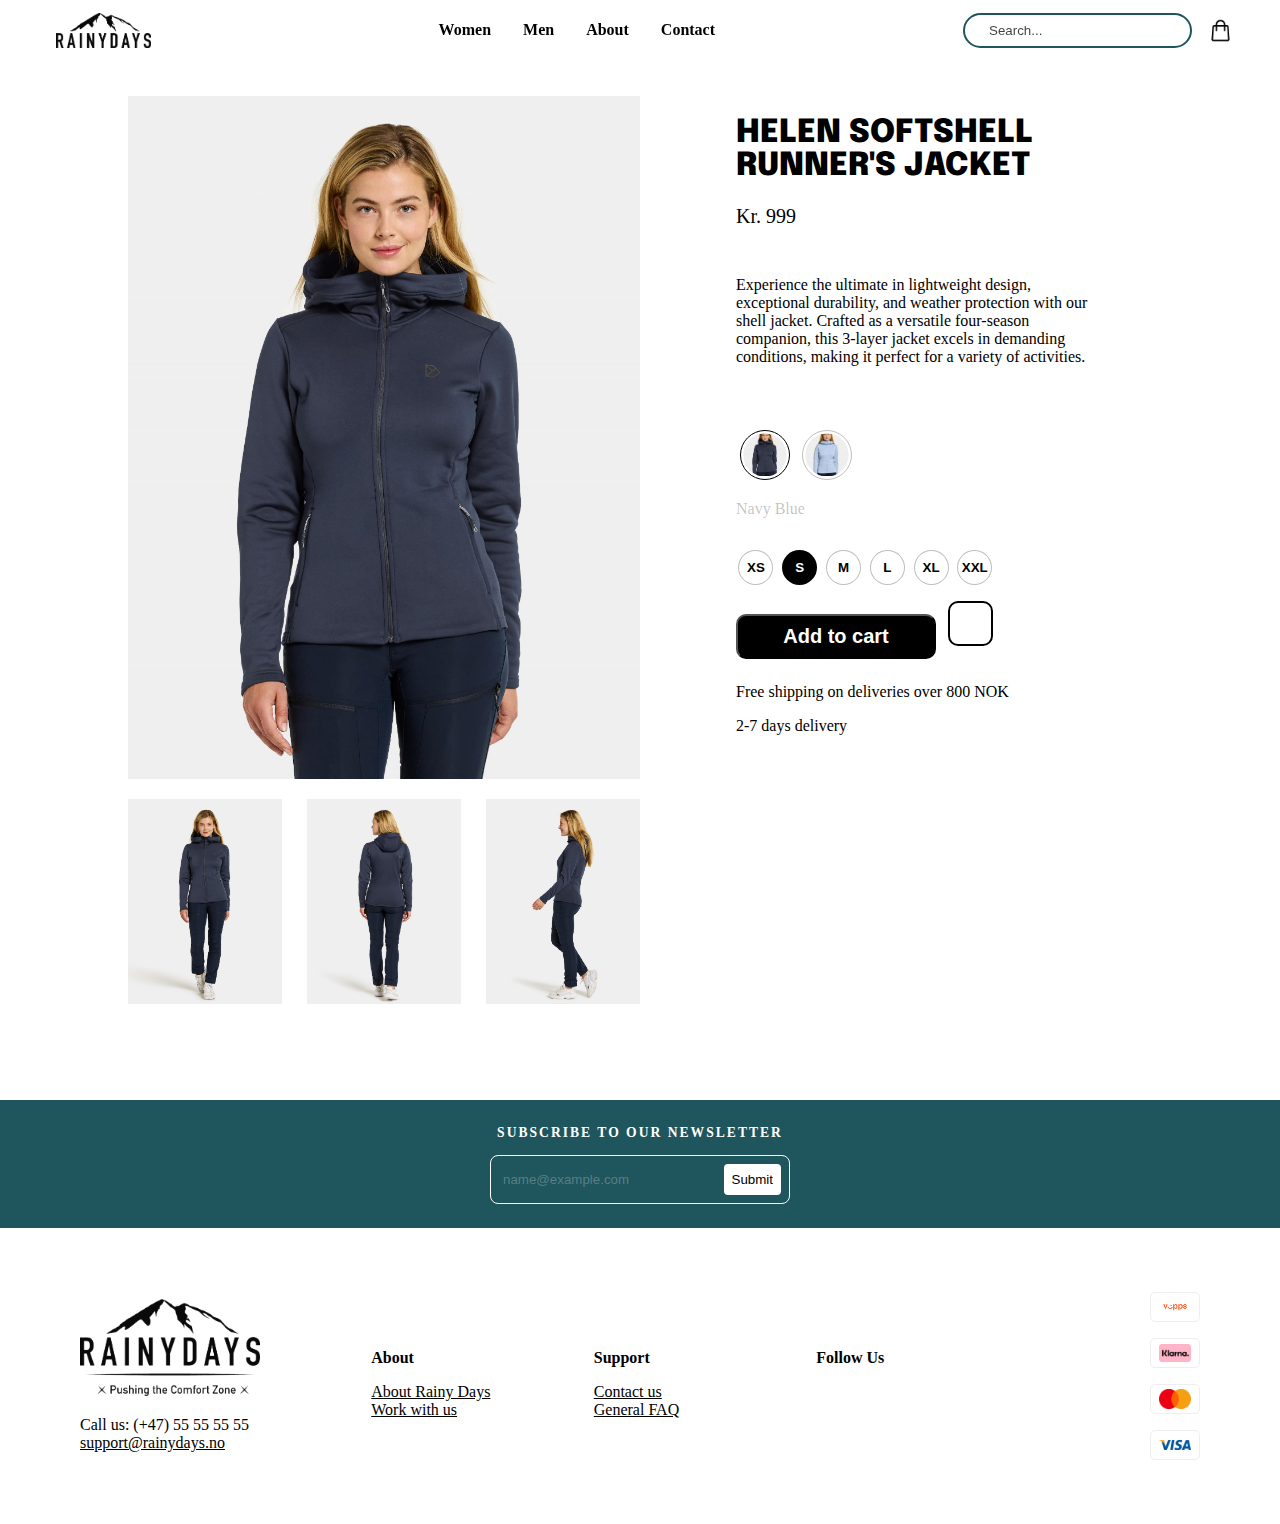
<file: pages/product-page/product.html>
<!DOCTYPE html>
<html lang="en">
    <head>
        <meta charset="UTF-8" />
        <meta name="viewport" content="width=device-width, initial-scale=1.0" />
        <meta
            name="description"
            content="Softshell Runner's Jacket - from RainyDays. See more jackets on rainydays.no. Free shipping on deliveries over 800 NOK!"
        />
        <title>Buy Helen Softshell Runner's Jacket | Rainy Days</title>
        <link
            rel="shortcut icon"
            href="../../assets/images/favicon.ico"
            type="image/x-icon"
        />
        <link
            rel="icon"
            href="../../assets/images//favicon.ico"
            type="image/x-icon"
        />
        <link
            rel="stylesheet"
            href="https://cdnjs.cloudflare.com/ajax/libs/font-awesome/6.5.1/css/all.min.css"
            integrity="sha512-DTOQO9RWCH3ppGqcWaEA1BIZOC6xxalwEsw9c2QQeAIftl+Vegovlnee1c9QX4TctnWMn13TZye+giMm8e2LwA=="
            crossorigin="anonymous"
            referrerpolicy="no-referrer"
        />
        <link rel="stylesheet" href="./product.css" />
    </head>
    <body>
        <header>
            <div class="navbar">
                <div class="logo">
                    <a href="../../index.html">
                        <img
                            src="../../assets/images/logo.png"
                            alt="company logo"
                        />
                    </a>
                </div>
                <nav class="navigation">
                    <ul class="navigation__links">
                        <li>
                            <a href="../../index.html#womens-container"
                                >Women</a
                            >
                        </li>
                        <li>
                            <a href="../../index.html#mens-container">Men</a>
                        </li>
                        <li><a href="../about/about.html">About</a></li>
                        <li>
                            <a href="../contact/contact-us.html">Contact</a>
                        </li>
                    </ul>
                </nav>
                <div class="navbar--right">
                    <div class="search">
                        <label for="searchbar">Searchbar</label>
                        <input
                            type="text"
                            id="searchbar"
                            name="searchbar"
                            placeholder="Search..."
                        />
                    </div>
                    <div class="cart">
                        <a href="../checkout/checkout.html">
                            <img
                                src="../../assets/images/shopping-bag.png"
                                alt="shopping cart icon"
                            />
                        </a>
                    </div>
                </div>
            </div>
        </header>
        <input type="checkbox" name="toggler" class="toggler" />
        <header class="mobile-navigation">
            <div class="mobile-logo">
                <a href="../../index.html">
                    <img
                        src="../../assets/images/logo.png"
                        alt="company logo"
                    />
                </a>
            </div>
            <nav class="menu-wrap">
                <div class="hamburger">
                    <div></div>
                </div>
                <div class="menu">
                    <div>
                        <div>
                            <ul class="navigation__links">
                                <li><a href="../../index.html">Home</a></li>
                                <li>
                                    <a href="../../index.html#womens-container"
                                        >Women</a
                                    >
                                </li>
                                <li>
                                    <a href="../../index.html#mens-container"
                                        >Men</a
                                    >
                                </li>
                                <li><a href="../about/about.html">About</a></li>
                                <li>
                                    <a href="../contact/contact-us.html"
                                        >Contact</a
                                    >
                                </li>
                                <li>
                                    <a href="../checkout/checkout.html"
                                        >Cart (0)</a
                                    >
                                </li>
                            </ul>
                        </div>
                    </div>
                </div>
            </nav>
        </header>

        <main id="product-page" class="product-page-container container">
            <section class="product-page__items-container">
                <div class="product-page__items-container__images">
                    <div class="product-page__items-container__images-main">
                        <img
                            src="./images/darkBlueClose.jpg"
                            alt="product image"
                        />
                    </div>
                    <div
                        class="product-page__items-container__images-secondary"
                    >
                        <img
                            src="./images/darkBlueFront.jpg"
                            alt="product image"
                        />
                        <img
                            src="./images/darkBlueBack.jpg"
                            alt="product image"
                        />
                        <img
                            src="./images/darkBlueSide.jpg"
                            alt="product image"
                        />
                    </div>
                </div>
                <div class="product-page__items-container__info">
                    <h1>Helen Softshell Runner's Jacket</h1>
                    <div class="product-page__items-container__info-text">
                        <p class="price">Kr. 999</p>
                        <p class="description">
                            Experience the ultimate in lightweight design,
                            exceptional durability, and weather protection with
                            our shell jacket. Crafted as a versatile four-season
                            companion, this 3-layer jacket excels in demanding
                            conditions, making it perfect for a variety of
                            activities.
                        </p>
                    </div>
                    <div class="product-page__items-container__select">
                        <div
                            class="product-page__items-container__info-color-select"
                        >
                            <div>
                                <img
                                    src="./images/darkBlueClose.jpg"
                                    alt="color select option"
                                />
                                <img
                                    src="./images/lightBlueClose.jpg"
                                    alt="color select option"
                                />
                            </div>
                            <p>Navy Blue</p>
                        </div>
                        <div
                            class="product-page__items-container__info-size-select"
                        >
                            <button class="info-size-select__btn">XS</button>
                            <button
                                class="info-size-select__btn info-size-select__btn-selected"
                            >
                                S
                            </button>
                            <button class="info-size-select__btn">M</button>
                            <button class="info-size-select__btn">L</button>
                            <button class="info-size-select__btn">XL</button>
                            <button class="info-size-select__btn">XXL</button>
                        </div>
                        <div class="product-page__items-container__cta">
                            <button class="add-to-cart-btn">Add to cart</button>
                            <button class="add-to-favorites-btn">
                                <i class="fa-solid fa-heart"></i>
                            </button>
                        </div>
                        <div class="product-page__additional-info">
                            <p>
                                <i class="fa-solid fa-circle-check"></i> Free
                                shipping on deliveries over 800 NOK
                            </p>
                            <p>
                                <i class="fa-solid fa-circle-check"></i> 2-7
                                days delivery
                            </p>
                        </div>
                    </div>
                </div>
            </section>
        </main>

        <footer class="footer-container">
            <div class="subscribe-container">
                <p>Subscribe to our newsletter</p>
                <div class="submit-container">
                    <input
                        type="search"
                        placeholder="name@example.com"
                        id="search"
                        name="subscribe"
                    />
                    <button type="submit">Submit</button>
                </div>
            </div>
            <div class="footer-info-container">
                <div class="contact-info">
                    <img
                        src="../../assets/images/bigLogo.png"
                        alt="company logo"
                    />
                    <p>Call us: (+47) 55 55 55 55</p>
                    <a
                        title="This e-mail is a fake for demonstration."
                        href="mailto:support@rainydays.no"
                        >support@rainydays.no</a
                    >
                </div>
                <div class="links">
                    <div>
                        <p>About</p>
                        <a href="../about/about.html">About Rainy Days</a>
                        <a href="../../index.html">Work with us</a>
                    </div>
                    <div>
                        <p>Support</p>
                        <a href="../contact/contact-us.html">Contact us</a>
                        <a href="../contact/contact-us.html">General FAQ</a>
                    </div>
                    <div class="social-media-container">
                        <p>Follow Us</p>
                        <div>
                            <a href="https://facebook.com"
                                ><i class="fa-brands fa-facebook fa-lg"></i
                            ></a>
                            <a href="https://instagram.com"
                                ><i class="fa-brands fa-instagram fa-xl"></i
                            ></a>
                            <a href="https://x.com"
                                ><i class="fa-brands fa-x-twitter fa-lg"></i
                            ></a>
                        </div>
                    </div>
                </div>
                <div class="payment">
                    <div>
                        <img
                            id="vipps"
                            src="../../assets/images/vipps_logo_rgb.png"
                            alt="vipps logo"
                        />
                    </div>
                    <div>
                        <img
                            id="klarna"
                            src="../../assets/images/2560px-Klarna_Payment_Badge.svg.png"
                            alt="klarna logo"
                        />
                    </div>
                    <div>
                        <img
                            id="mastercard"
                            src="../../assets/images/Mastercard_2019_logo.svg.png"
                            alt="mastercard logo"
                        />
                    </div>
                    <div>
                        <img
                            id="visa"
                            src="../../assets/images/Visa_Inc._logo.svg.webp"
                            alt="visa logo"
                        />
                    </div>
                </div>
            </div>
        </footer>
    </body>
</html>
</file>
<file: src/css/styles.css>
/* Reset */
@import url('./reset.css');
/* Variables */
@import url('./variables.css');
/* Hamburger menu */
@import url('./hamburger.css');
/* Header */
@import url('./header.css');
/* Footer */
@import url('./footer.css');

/* ------------------------- 

LANDING PAGE
Hero  

------------------------- */

.hero-container {
    align-items: flex-start;

    min-height: 100vh;
    width: 100%;

    background: url('../../assets/images/heroImg.jpg') center / cover no-repeat;

    @media only screen and (max-width: 768px) {
        justify-content: flex-end;
        align-items: center;

        height: 85lvh;

        background: url('../../assets/images/heroImg.jpg') center / cover
            no-repeat;
    }
}

.hero-container__items {
    margin-left: 6rem;

    @media only screen and (max-width: 768px) {
        margin-left: 0;
    }
}

.hero-container__items h1 {
    font-size: 24px;
    font-style: italic;
    font-weight: 700;
    color: #fff;
    letter-spacing: 1px;

    @media only screen and (max-width: 768px) {
        color: var(--primary-text);
    }
}

.hero-container__items > span {
    background-color: #fff;
    height: 3px;
    width: 325px;

    @media only screen and (max-width: 768px) {
        background-color: var(--primary-text);
    }
}

.hero-container__buttons {
    display: flex;
    justify-content: center;
    align-items: center;
}

.hero-container__items a {
    padding: 1rem 2rem;
    margin: 1.5rem 0.45rem;

    background-color: transparent;
    color: #fff;
    font-weight: 900;

    text-align: center;
    text-decoration: none;

    border: 3px solid #fff;

    transition: 1s ease;
    cursor: pointer;

    @media only screen and (max-width: 768px) {
        background: var(--primary-bg);
        color: var(--primary-text);
        border: 3px solid var(--primary-text);
    }
}

.hero-container__items a:hover {
    background-color: #fff;
    color: var(--secondary-contrast);
    font-weight: 900;

    @media only screen and (max-width: 768px) {
        background: var(--primary-bg);
        color: var(--primary-text);
        border: 3px solid var(--primary-text);
    }
}

/* ------------------------- 

LANDING PAGE 
Womens and mens jackets

------------------------- */

.products-container {
    min-height: 100vh;
}

.women-container,
.men-container {
    min-height: 33vh;
    width: 100%;

    @media only screen and (max-width: 768px) {
        overflow: hidden;
    }
}

.women-container h2,
.men-container h2 {
    font-size: 24px;
    margin: 3em 0;
}

.women-container__products,
.men-container__products {
    display: flex;
    gap: 1em;
}

.women-container__products img,
.men-container__products img {
    max-width: 266px;
}

.women-container__products-product__info,
.men-container__products-product__info {
    display: flex;
    justify-content: space-between;
    align-items: center;
}

.women-container__products-product__info > div,
.men-container__products-product__info > div {
    font-weight: 700;
}
/* ------------------------- 

LANDING PAGE
Rainy days description 

------------------------- */

.about-container {
    min-height: 80vh;
    width: 100%;
    margin: 2rem 0;

    @media only screen and (max-width: 1100px) {
        min-height: 50vh;
    }
}

.about-container h1 {
    margin-left: 20em;

    font-size: 2.25rem;
    font-weight: 900;
    font-style: italic;
    text-transform: uppercase;

    z-index: 1;

    @media only screen and (max-width: 1100px) {
        margin-left: 0;
        font-size: 2rem;
    }
}

.about-container__bg {
    position: absolute;

    display: flex;
    align-items: flex-end;

    min-height: 50vh;
    width: 100%;

    background: url('../../assets/images/snowboarder.jpg') top right / cover
        no-repeat;

    @media only screen and (max-width: 1100px) {
        position: unset;

        min-height: 212px;

        background-position: center;
    }
}

.about-container__text {
    position: relative;
    z-index: 1;
}
.about-container__text p {
    margin-left: 60%;
    font-size: 2rem;
    font-style: italic;
    font-weight: light;

    @media only screen and (max-width: 1100px) {
        position: unset;
        margin-left: 0;
        padding: 0 2rem;

        font-size: 1rem;
        text-align: center;
    }
}

.about-container__text span {
    font-weight: bold;
}

.info-container {
    flex-direction: row;
    flex-wrap: wrap;

    margin: 0 0 6em 0;

    @media only screen and (max-width: 768px) {
        margin: 0 0 4em 0;
    }
}

.info-container p:first-of-type {
    font-weight: 700;
}

.info-container p {
    margin-top: 2em;
}

.info-container__items {
    max-width: 185px;
    margin: 0 2em;

    font-size: 0.875rem;
    text-align: center;

    @media only screen and (max-width: 768px) {
        margin-top: 1rem;
    }
}
</file>
<file: pages/about/about.css>
/* Reset */
@import url('../../src/css/reset.css');
/* Variables */
@import url('../../src/css/variables.css');
/* Hamburger menu */
@import url('../../src/css/hamburger.css');
/* Header */
@import url('../../src/css/header.css');
/* Footer */
@import url('../../src/css/footer.css');

/* ----------
    ABOUT
    PAGE
    -------------------------
    */

.about-us-container {
    margin: 6rem 0;

    min-height: 100vh;

    @media only screen and (max-width: 768px) {
        margin: 6rem 0;
    }
}

.about-us__content-container {
    flex-direction: row;

    margin-top: 2rem;

    width: 80%;
    height: auto;

    @media only screen and (max-width: 768px) {
        flex-wrap: wrap;

        margin-top: 0;
        width: 100%;
    }
}

.about-us-container img {
    max-width: 40%;
    z-index: 1;

    @media only screen and (max-width: 768px) {
        max-width: 100%;
    }
}

.text-container {
    padding: 4rem;

    background: var(--primary-info-bg);

    line-height: 1.5rem;
}

.reverse {
    flex-direction: row-reverse;
}
</file>
<file: pages/checkout-success/checkout-success.css>
/* Reset */
@import url('../../src/css/reset.css');
/* Variables */
@import url('../../src/css/variables.css');
/* Hamburger menu */
@import url('../../src/css/hamburger.css');
/* Header */
@import url('../../src/css/header.css');
/* Footer */
@import url('../../src/css/footer.css');

/* ------------------------- 

CHECKOUT SUCCESS PAGE

------------------------- */

.checkout-success-container {
    flex-direction: row;

    min-height: 80vh;

    @media only screen and (min-width: 360px) and (max-width: 768px) {
        min-height: 100lvh;
    }
}

.checkout-success__content {
    width: 40%;

    text-align: center;

    @media only screen and (min-width: 360px) and (max-width: 768px) {
        width: 80%;
    }
}

.checkout-success__content h1 {
    margin-top: 1rem;

    color: var(--primary-contrast);
    text-transform: uppercase;

    @media only screen and (min-width: 360px) and (max-width: 768px) {
        margin-top: 3rem;
    }
}

.checkout-success__content a {
    margin-top: 3rem;
    padding: 0.75rem 3rem;

    background-color: #000;
    color: #fff;
    font-weight: 700;
    text-decoration: none;

    border-radius: 0.5rem;

    cursor: pointer;
}
</file>
<file: pages/checkout/checkout.css>
/* Reset */
@import url('../../src/css/reset.css');
/* Variables */
@import url('../../src/css/variables.css');
/* Hamburger menu */
@import url('../../src/css/hamburger.css');
/* Header */
@import url('../../src/css/header.css');
/* Footer */
@import url('../../src/css/footer.css');

/* ------------------------- 

CHECKOUT PAGE

------------------------- */
h1 {
    font-weight: 600;
    font-family: 'Gill Sans', 'Gill Sans MT', Calibri, 'Trebuchet MS',
        sans-serif;
    text-transform: none;
    font-size: 2rem;
}

.checkout-page-container {
    margin: 4rem 0;
}

.checkout-page__top-container {
    width: 70%;
}

.order-review-container {
    flex-direction: row;
    justify-content: space-between;
    width: 100%;
    gap: 2rem;
}

.order-review__order-image {
    display: flex;
    justify-content: center;
    align-items: center;

    width: 180px;
    height: 180px;

    background: var(--primary-info-bg);

    @media only screen and (min-width: 360px) and (max-width: 768px) {
        width: 100px;
        height: 150px;
    }
}

.order-review__order-image img {
    width: 150px;
    height: 150px;
    object-fit: contain;

    @media only screen and (min-width: 360px) and (max-width: 768px) {
        width: 100px;
        height: 150px;
    }
}

.order-review__order-info {
    width: 950px;
    @media only screen and (min-width: 360px) and (max-width: 768px) {
        max-width: 400px;
    }
}

.order-review__order-info__top p {
    margin-top: -0.5rem;
}

.order-review__order-info__bottom {
    display: flex;
    justify-content: space-between;
    align-items: center;
}

.order-review__order-info__bottom > div:last-of-type {
    display: flex;
    flex-direction: column;
    justify-content: center;
    align-items: flex-end;

    @media only screen and (min-width: 360px) and (max-width: 768px) {
        flex-direction: row-reverse;
        align-items: center;

        gap: 0.5rem;
    }
}

.order-review__order-info h3 {
    text-transform: uppercase;
}

.order-review__order-info span {
    font-weight: 700;
}

.select-amount {
    display: flex;
    justify-content: center;
    align-items: center;
    padding: 0 0.5rem;
}

.select-amount p {
    font-weight: 700;
}

.select-amount p:nth-child(2) {
    display: flex;
    justify-content: center;
    align-items: center;
    padding: 0.25rem;
    margin: 0 0.5rem;

    width: 30px;
    height: 30px;

    border: 1px solid #000;
    border-radius: 50px;

    @media only screen and (min-width: 360px) and (max-width: 768px) {
        font-size: 0.75rem;
        width: 20px;
        height: 20px;
    }
}

.checkout-page__bottom-container {
    display: grid;
    grid-template-columns: repeat(2, 1fr);
    grid-gap: 2rem;
    margin-top: 2rem; /* 

    width: 1040px; */

    @media only screen and (min-width: 360px) and (max-width: 768px) {
        grid-template-columns: 1fr;
        width: 300px;
    }
}

/* ------------------------- 

CHECKOUT PAGE
Shipping information 

------------------------- */

.checkout-page__bottom-container {
    display: grid;
    grid-template-columns: repeat(2, 50%);
    max-width: 90%;

    @media only screen and (min-width: 360px) and (max-width: 768px) {
        display: flex;
        flex-direction: column;
        justify-content: center;
        align-items: center;

        width: 90%;
    }
}

.shipping-info-container {
    max-width: 100%;
    @media only screen and (min-width: 360px) and (max-width: 768px) {
        width: 90%;
    }
}

.shipping-info-container input {
    height: 45px;
    width: 100%;

    margin: 0.5rem 0;
    padding: 0.5rem;

    border: 1px solid rgba(0, 0, 0, 0.25);
    border-radius: 0.5rem;
}

.shipping-info-container form > div {
    display: flex;
    flex-direction: row;
    gap: 1rem;
}

.shipping-info-container form > div > div {
    width: 250px;
}

.shipping-info-container span {
    color: rgb(202, 25, 25);
}

/* ------------------------- 

CHECKOUT PAGE
Payment method

------------------------- */

.checkout-page__bottom-container_right {
    max-width: 100%;
    @media only screen and (min-width: 360px) and (max-width: 768px) {
        width: 90%;
    }
}

.payment-method-container {
    max-width: 100%;
    @media only screen and (min-width: 360px) and (max-width: 768px) {
        width: 90%;
    }
}

.payment-method-select input {
    margin-right: 2rem;
}

.payment-method-select img {
    width: 25px;
    max-height: 15px;
}

.credit-card-info {
    margin-top: 2rem;
}

.credit-card-info > div {
    display: flex;
    flex-direction: row;
    gap: 1rem;
}

.credit-card-info > div > div {
    width: 250px;

    @media only screen and (min-width: 360px) and (max-width: 768px) {
        width: 150px;
    }
}

.credit-card-info input {
    height: 45px;
    width: 100%;

    margin: 0.5rem 0;
    padding: 0.5rem;

    border: 1px solid rgba(0, 0, 0, 0.25);
    border-radius: 0.5rem;
}

.credit-card-info span {
    color: rgb(202, 25, 25);
}

/* ------------------------- 

CHECKOUT PAGE
Order summary

------------------------- */

.order-summary-container {
    align-items: flex-start;
    gap: 1rem;

    margin-top: 2rem;

    max-width: 100%;

    @media only screen and (min-width: 360px) and (max-width: 768px) {
        justify-content: flex-start;
        width: 90%;

        margin-top: 2rem;
    }
}

.order-summary__content-container {
    display: flex;
    flex-direction: row;
    justify-content: space-between;
    gap: 2rem;

    @media only screen and (min-width: 360px) and (max-width: 768px) {
        flex-direction: column;
        align-items: flex-start;
    }
}

.order-summary__info > div {
    display: flex;
    justify-content: space-between;
    width: 360px;

    @media only screen and (min-width: 360px) and (max-width: 768px) {
        width: 300px;
    }
}

.order-summary__info p {
    margin-top: -0.05rem;
}

.order-summary-container > div > div span {
    font-size: 1.25rem;
    font-weight: 700;
}

.order-summary-container__img {
    display: flex;
    justify-content: center;
    align-items: center;

    width: 130px;
    height: 130px;

    background: var(--primary-info-bg);
}

.order-summary-container__img img {
    width: 100px;
    height: 100px;

    object-fit: contain;
}

/* ------------------------- 

CHECKOUT PAGE
Buttons

------------------------- */

.button-container {
    display: flex;
    justify-content: flex-end;
    gap: 2rem;

    margin-top: 6rem;

    @media only screen and (min-width: 360px) and (max-width: 768px) {
        justify-content: center;
        align-items: center;
    }
}

.button-container a {
    text-decoration: none;
}

.checkout-btn {
    display: flex;
    justify-content: center;
    align-items: center;

    gap: 1rem;

    width: 165px;
    height: 45px;

    background-color: var(--primary-bg);

    font-weight: 700;

    border: 2px solid #000;
    border-radius: 0.5rem;

    cursor: pointer;
}

.cta-btn {
    background-color: #000;
    color: #fff;
}
</file>
<file: pages/contact/contact-us.css>
/* Reset */
@import url('../../src/css/reset.css');
/* Variables */
@import url('../../src/css/variables.css');
/* Hamburger menu */
@import url('../../src/css/hamburger.css');
/* Header */
@import url('../../src/css/header.css');
/* Footer */
@import url('../../src/css/footer.css');

/* ------------------------- 

CONTACT US PAGE

------------------------- */

#contact-page {
    margin: 6rem 0;
}

.container h1 {
    @media only screen and (max-width: 768px) {
        font-size: 1.5rem;
    }
}

.contact-page__container {
    flex-direction: row;

    @media only screen and (max-width: 768px) {
        flex-direction: column-reverse;
    }
}

.contact-page__container > div {
    margin: 0 2rem;
}

.contact-page__form {
    max-width: 500px;

    @media only screen and (max-width: 768px) {
        width: 90%;
    }
}

.contact-page__form input[type='text'],
.contact-page__form input[type='email'],
.contact-page__form input[type='subject'],
.contact-page__form input[type='submit'] {
    height: 45px;
}

.contact-page__form input,
.contact-page__form select,
.contact-page__form textarea {
    background: #fafafa;

    margin-top: 1.5rem;
    padding: 0.5rem;

    font-family: inherit;

    width: 100%;

    border: 1px solid rgba(0, 0, 0, 0.25);
    border-radius: 0.5rem;
}

.contact-page__form input[type='submit'] {
    background: var(--primary-contrast);
    color: #fff;

    text-transform: uppercase;
    font-weight: 700;
    letter-spacing: 2px;

    cursor: pointer;
}

.contact-page__faq {
    max-width: 500px;

    @media only screen and (max-width: 768px) {
        width: 90%;
    }
}

.contact-page__faq p:last-child {
    font-style: italic;
}
</file>
<file: pages/product-page/product.css>
/* Reset */
@import url('../../src/css/reset.css');
/* Variables */
@import url('../../src/css/variables.css');
/* Hamburger menu */
@import url('../../src/css/hamburger.css');
/* Header */
@import url('../../src/css/header.css');
/* Footer */
@import url('../../src/css/footer.css');

/* ------------------------- 

PRODUCT INFO PAGE

------------------------- */

.product-page {
    min-height: 100vh;
}

.product-page__items-container {
    display: inline-grid;
    grid-template-columns: 50% 50%;
    align-items: flex-start;

    margin: 6rem 4rem;

    width: 80%;

    @media only screen and (max-width: 768px) {
        display: flex;
        flex-direction: column;
        justify-content: center;
    }
}

.product-page__items-container__images-main {
    max-width: 100%;
}

.product-page__items-container__images-main img {
    max-width: 100%;
}

.product-page__items-container__images-secondary {
    display: flex;
    justify-content: space-between;
    margin-top: 1rem;

    max-width: 100%;
}

.product-page__items-container__images-secondary img {
    max-width: 30%;
}

.product-page__items-container__info {
    margin-left: 6rem;

    max-width: 500px;

    @media only screen and (max-width: 768px) {
        display: flex;
        flex-direction: column;
        justify-content: center;
        align-items: center;

        margin: 0;
    }
}

.product-page__items-container__info h1 {
    @media only screen and (max-width: 768px) {
        font-size: 1rem;
        width: 100%;
    }
}

.product-page__items-container__info-text .price {
    font-size: 1.25rem;
    font-weight: 500;
}

.product-page__items-container__info-text .description {
    max-width: 85%;
    margin-top: 3rem;

    @media only screen and (max-width: 768px) {
        max-width: 100%;
    }
}

.product-page__items-container__select {
    @media only screen and (max-width: 768px) {
        display: flex;
        flex-direction: column;
        justify-content: center;
        align-items: center;
    }
}

.product-page__items-container__info-color-select {
    margin: 4rem 0 2rem 0;

    @media only screen and (max-width: 768px) {
        display: flex;
        flex-direction: column;
        justify-content: center;
        align-items: center;
    }
}

.product-page__items-container__info-color-select img {
    width: 50px;
    height: 50px;

    padding: 0.15rem;
    margin: 0 0.25rem;

    border-radius: 500px;
    border: 1px solid rgba(0, 0, 0, 0.25);

    object-fit: cover;

    transition: 1s ease;
}

.product-page__items-container__info-color-select img:hover {
    border: 1px solid rgba(0, 0, 0, 1);
}

.product-page__items-container__info-color-select img:first-child {
    border: 1px solid rgba(0, 0, 0, 1);
}

.product-page__items-container__info-color-select p {
    color: rgba(0, 0, 0, 0.25);
}

.info-size-select__btn {
    display: inline-flex;
    flex-direction: row;
    justify-content: center;
    align-items: center;

    width: 35px;
    height: 35px;

    margin: 0 0.15rem;
    padding: 0.5rem;

    background: var(--primary-bg);
    font-weight: 700;

    border-radius: 500px;
    border: 1px solid rgba(0, 0, 0, 0.25);

    cursor: pointer;
}

.info-size-select__btn:hover {
    background-color: var(--primary-text);
    color: var(--primary-bg);
}

.info-size-select__btn-selected {
    background-color: var(--primary-text);
    color: var(--primary-bg);
}

.product-page-container__cta {
    margin-top: 1.5rem;
}

.add-to-cart-btn {
    width: 200px;
    height: 45px;

    background-color: var(--primary-text);
    color: var(--primary-bg);
    font-size: 1.25rem;
    font-weight: 600;

    border-radius: 10px;

    cursor: pointer;
}

.add-to-favorites-btn {
    width: 45px;
    height: 45px;

    margin-top: 1rem;
    margin-left: 0.5rem;

    background-color: var(--primary-bg);
    color: var(--primary-text);
    font-size: 1.25rem;
    font-weight: 600;

    border-radius: 10px;
    border: 2px solid var(--primary-text);

    cursor: pointer;
}

.add-to-favorites-btn:hover {
    color: #a40013;

    transition: 1s ease;
}

.product-page__additional-info {
    margin-top: 1.5rem;
}
</file>
